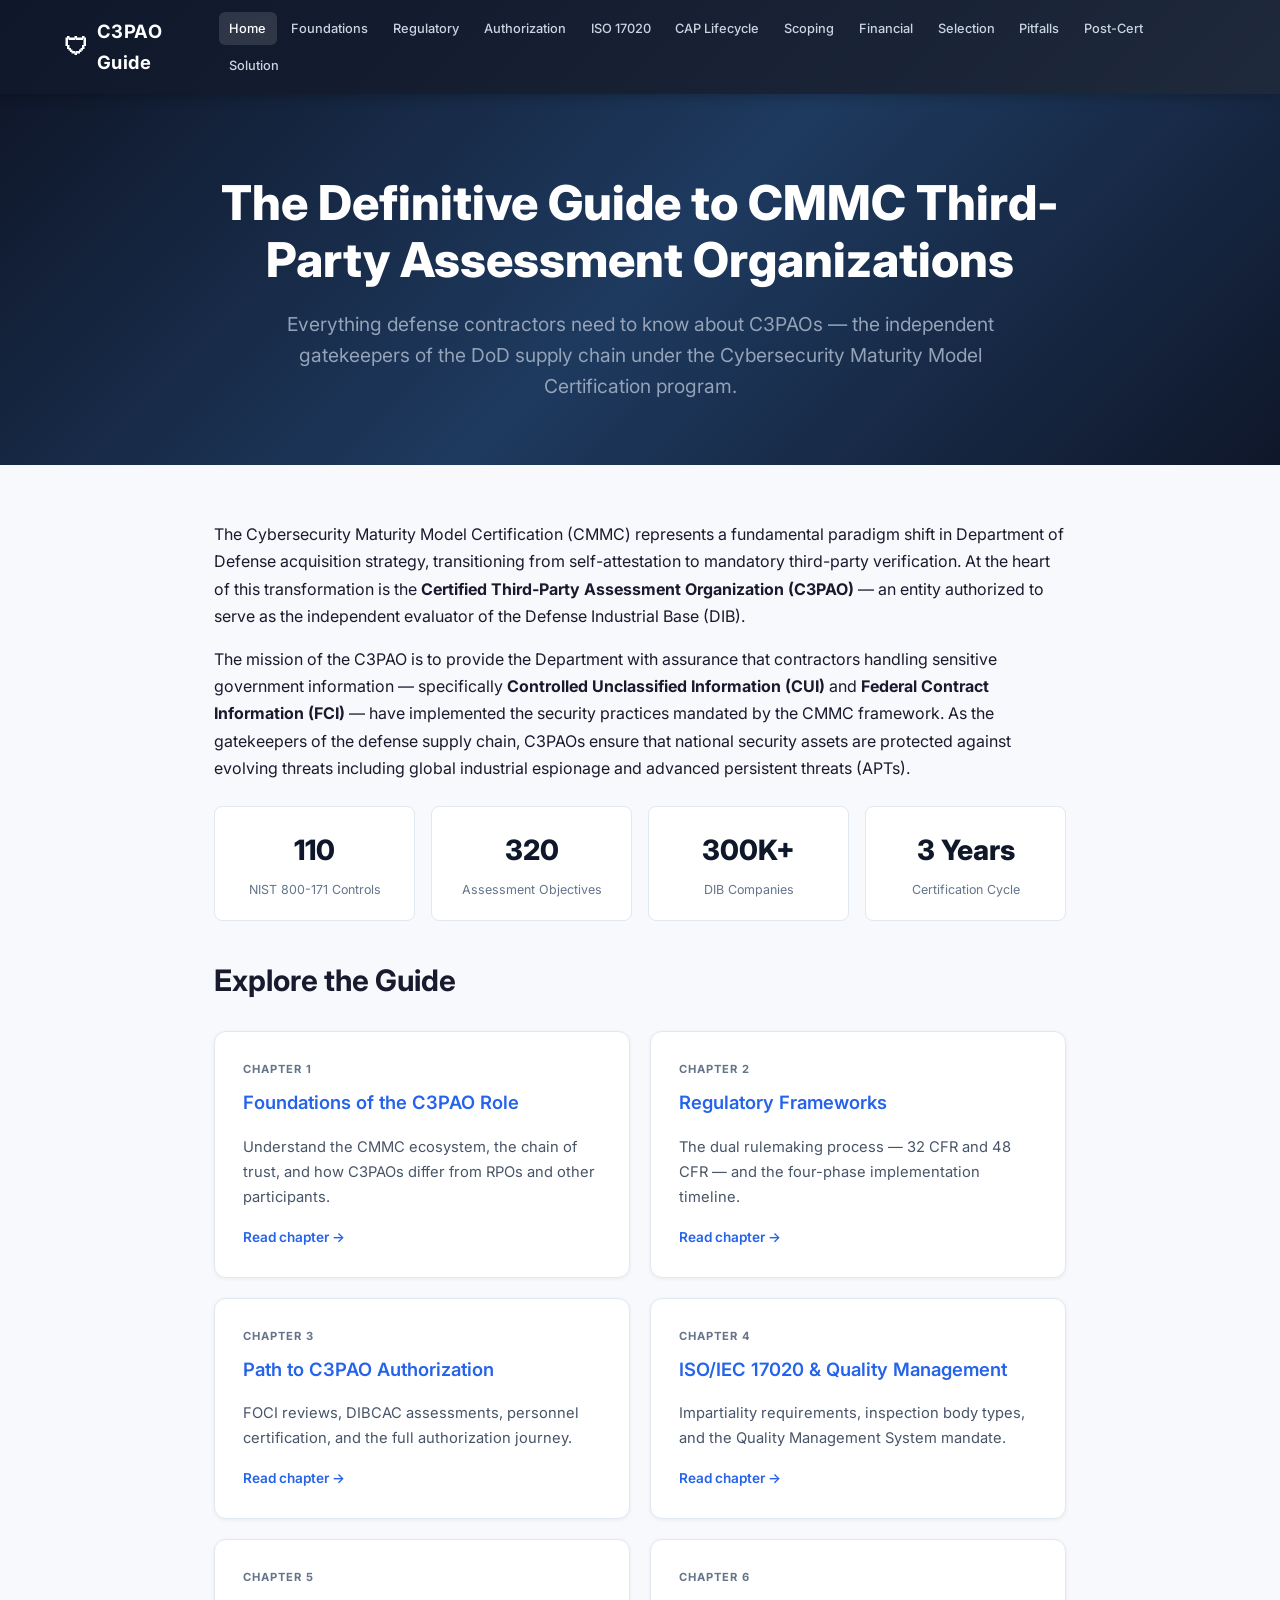
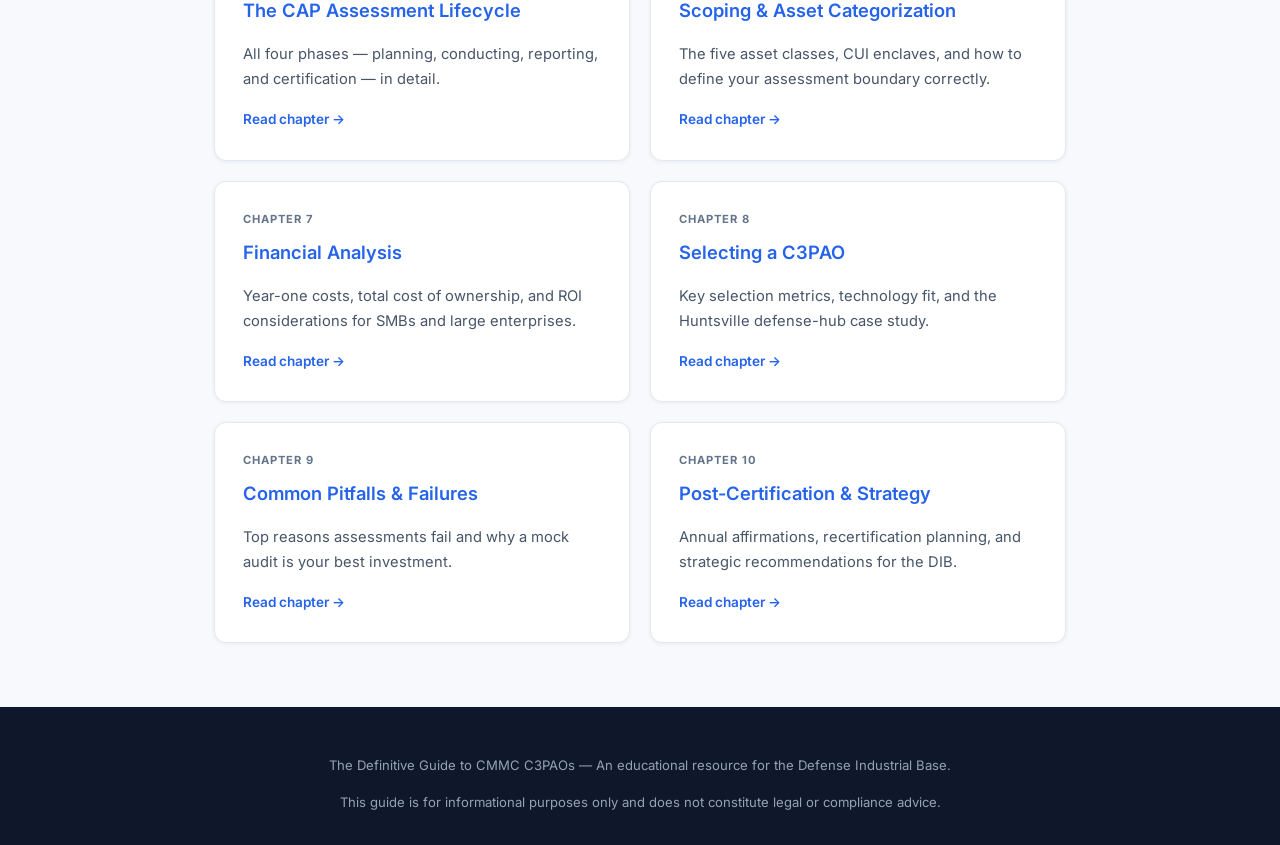
<file: index.html>
<!DOCTYPE html>
<html lang="en">
<head>
  <meta charset="UTF-8">
  <meta name="viewport" content="width=device-width, initial-scale=1.0">
  <title>The Definitive Guide to CMMC C3PAOs</title>
  <meta name="description" content="Comprehensive guide to CMMC Third-Party Assessment Organizations (C3PAOs) — roles, requirements, costs, and certification process for the Defense Industrial Base.">
  <link rel="preconnect" href="https://fonts.googleapis.com">
  <link href="https://fonts.googleapis.com/css2?family=Inter:wght@400;500;600;700;800&display=swap" rel="stylesheet">
  <link rel="stylesheet" href="css/style.css">
</head>
<body>

<header class="site-header">
  <div class="header-inner">
    <div class="logo"><span class="shield">&#128737;</span> <a href="index.html">C3PAO Guide</a></div>
    <button class="nav-toggle" aria-label="Toggle navigation" onclick="document.querySelector('.main-nav').classList.toggle('open')">&#9776;</button>
    <nav class="main-nav">
      <a href="index.html" class="active">Home</a>
      <a href="pages/foundations.html">Foundations</a>
      <a href="pages/regulatory.html">Regulatory</a>
      <a href="pages/authorization.html">Authorization</a>
      <a href="pages/iso-17020.html">ISO 17020</a>
      <a href="pages/cap-lifecycle.html">CAP Lifecycle</a>
      <a href="pages/scoping.html">Scoping</a>
      <a href="pages/financial.html">Financial</a>
      <a href="pages/selection.html">Selection</a>
      <a href="pages/pitfalls.html">Pitfalls</a>
      <a href="pages/post-certification.html">Post-Cert</a>
      <a href="pages/solution.html">Solution</a>
    </nav>
  </div>
</header>

<section class="hero">
  <h1>The Definitive Guide to CMMC Third-Party Assessment Organizations</h1>
  <p class="subtitle">Everything defense contractors need to know about C3PAOs — the independent gatekeepers of the DoD supply chain under the Cybersecurity Maturity Model Certification program.</p>
</section>

<div class="content">
  <p>The Cybersecurity Maturity Model Certification (CMMC) represents a fundamental paradigm shift in Department of Defense acquisition strategy, transitioning from self-attestation to mandatory third-party verification. At the heart of this transformation is the <strong>Certified Third-Party Assessment Organization (C3PAO)</strong> — an entity authorized to serve as the independent evaluator of the Defense Industrial Base (DIB).</p>

  <p>The mission of the C3PAO is to provide the Department with assurance that contractors handling sensitive government information — specifically <strong>Controlled Unclassified Information (CUI)</strong> and <strong>Federal Contract Information (FCI)</strong> — have implemented the security practices mandated by the CMMC framework. As the gatekeepers of the defense supply chain, C3PAOs ensure that national security assets are protected against evolving threats including global industrial espionage and advanced persistent threats (APTs).</p>

  <div class="stat-row">
    <div class="stat-box">
      <div class="big">110</div>
      <div class="label">NIST 800-171 Controls</div>
    </div>
    <div class="stat-box">
      <div class="big">320</div>
      <div class="label">Assessment Objectives</div>
    </div>
    <div class="stat-box">
      <div class="big">300K+</div>
      <div class="label">DIB Companies</div>
    </div>
    <div class="stat-box">
      <div class="big">3 Years</div>
      <div class="label">Certification Cycle</div>
    </div>
  </div>

  <h2>Explore the Guide</h2>

  <div class="card-grid">
    <a class="card" href="pages/foundations.html">
      <div class="num">Chapter 1</div>
      <h3>Foundations of the C3PAO Role</h3>
      <p>Understand the CMMC ecosystem, the chain of trust, and how C3PAOs differ from RPOs and other participants.</p>
      <span class="read-more">Read chapter &rarr;</span>
    </a>
    <a class="card" href="pages/regulatory.html">
      <div class="num">Chapter 2</div>
      <h3>Regulatory Frameworks</h3>
      <p>The dual rulemaking process — 32 CFR and 48 CFR — and the four-phase implementation timeline.</p>
      <span class="read-more">Read chapter &rarr;</span>
    </a>
    <a class="card" href="pages/authorization.html">
      <div class="num">Chapter 3</div>
      <h3>Path to C3PAO Authorization</h3>
      <p>FOCI reviews, DIBCAC assessments, personnel certification, and the full authorization journey.</p>
      <span class="read-more">Read chapter &rarr;</span>
    </a>
    <a class="card" href="pages/iso-17020.html">
      <div class="num">Chapter 4</div>
      <h3>ISO/IEC 17020 &amp; Quality Management</h3>
      <p>Impartiality requirements, inspection body types, and the Quality Management System mandate.</p>
      <span class="read-more">Read chapter &rarr;</span>
    </a>
    <a class="card" href="pages/cap-lifecycle.html">
      <div class="num">Chapter 5</div>
      <h3>The CAP Assessment Lifecycle</h3>
      <p>All four phases — planning, conducting, reporting, and certification — in detail.</p>
      <span class="read-more">Read chapter &rarr;</span>
    </a>
    <a class="card" href="pages/scoping.html">
      <div class="num">Chapter 6</div>
      <h3>Scoping &amp; Asset Categorization</h3>
      <p>The five asset classes, CUI enclaves, and how to define your assessment boundary correctly.</p>
      <span class="read-more">Read chapter &rarr;</span>
    </a>
    <a class="card" href="pages/financial.html">
      <div class="num">Chapter 7</div>
      <h3>Financial Analysis</h3>
      <p>Year-one costs, total cost of ownership, and ROI considerations for SMBs and large enterprises.</p>
      <span class="read-more">Read chapter &rarr;</span>
    </a>
    <a class="card" href="pages/selection.html">
      <div class="num">Chapter 8</div>
      <h3>Selecting a C3PAO</h3>
      <p>Key selection metrics, technology fit, and the Huntsville defense-hub case study.</p>
      <span class="read-more">Read chapter &rarr;</span>
    </a>
    <a class="card" href="pages/pitfalls.html">
      <div class="num">Chapter 9</div>
      <h3>Common Pitfalls &amp; Failures</h3>
      <p>Top reasons assessments fail and why a mock audit is your best investment.</p>
      <span class="read-more">Read chapter &rarr;</span>
    </a>
    <a class="card" href="pages/post-certification.html">
      <div class="num">Chapter 10</div>
      <h3>Post-Certification &amp; Strategy</h3>
      <p>Annual affirmations, recertification planning, and strategic recommendations for the DIB.</p>
      <span class="read-more">Read chapter &rarr;</span>
    </a>
  </div>
</div>

<footer class="site-footer">
  <p>The Definitive Guide to CMMC C3PAOs &mdash; An educational resource for the Defense Industrial Base.</p>
  <p>This guide is for informational purposes only and does not constitute legal or compliance advice.</p>
</footer>

</body>
</html>
</file>
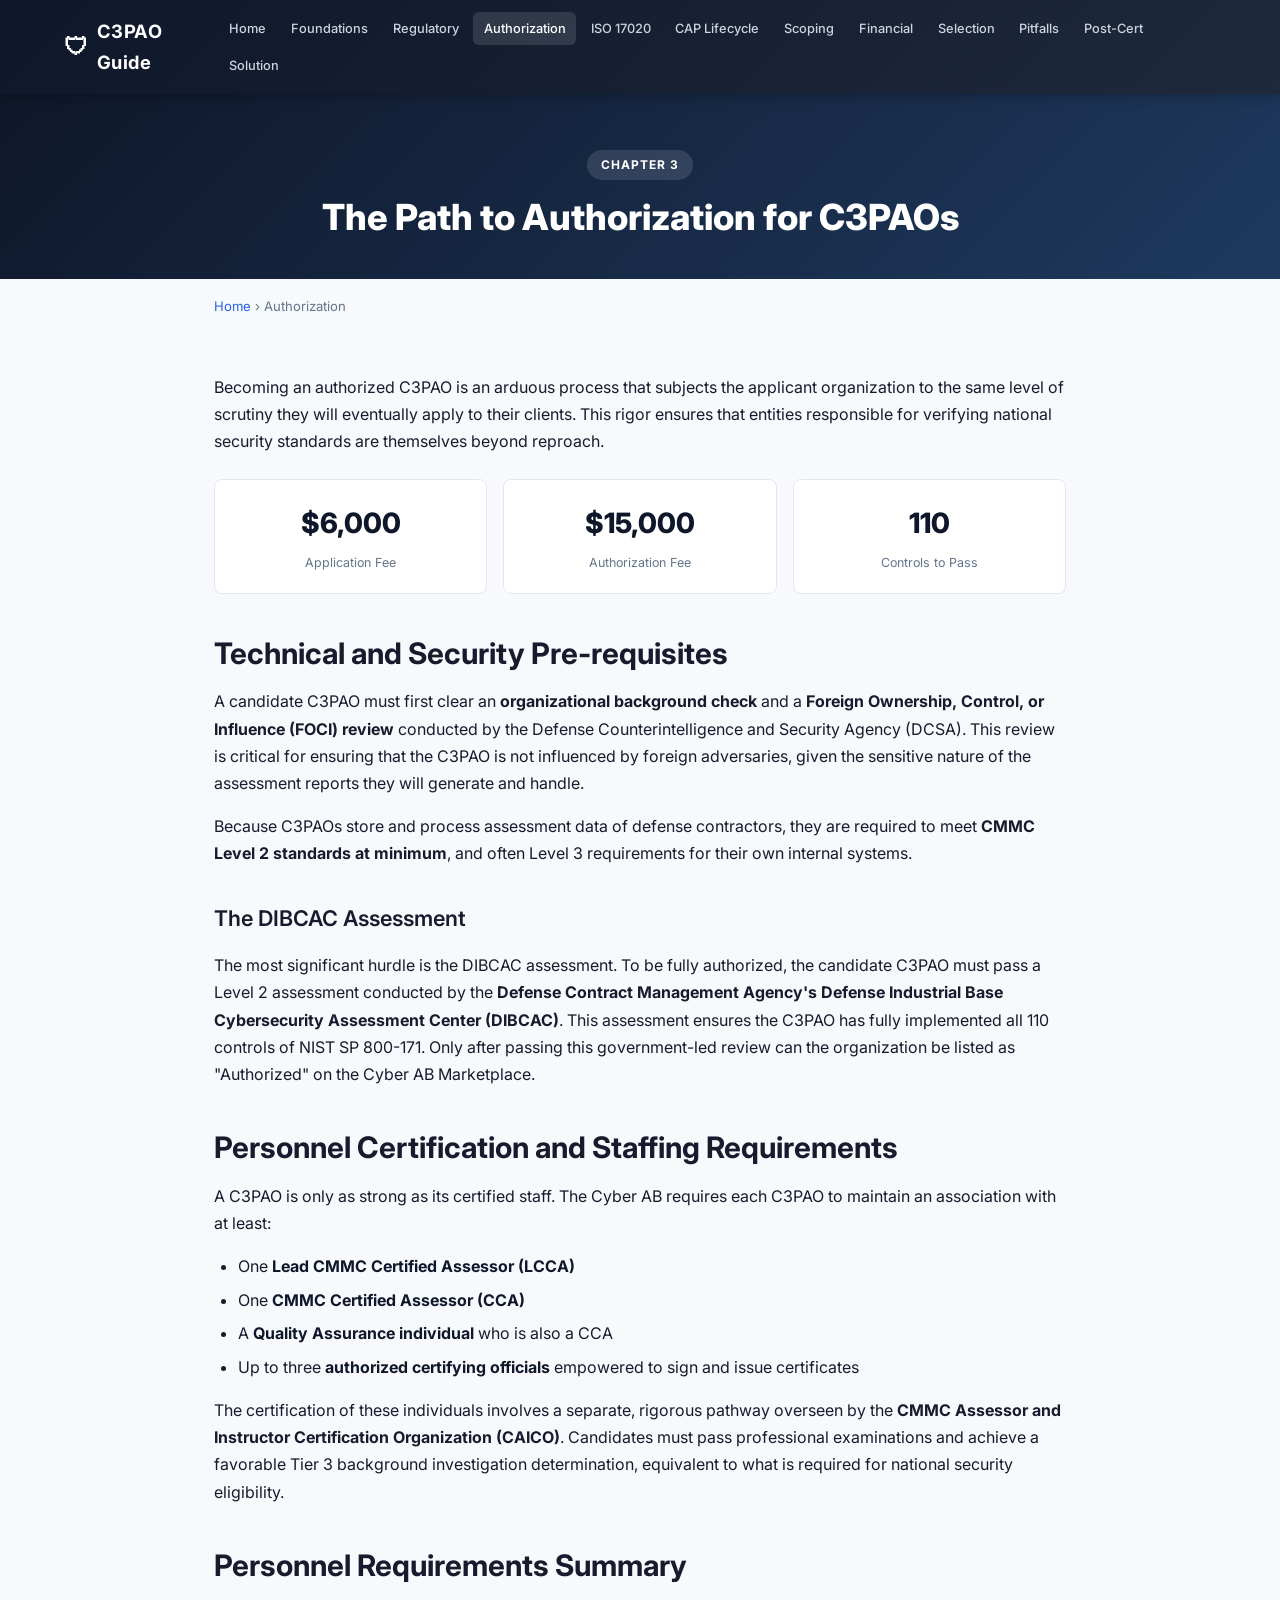
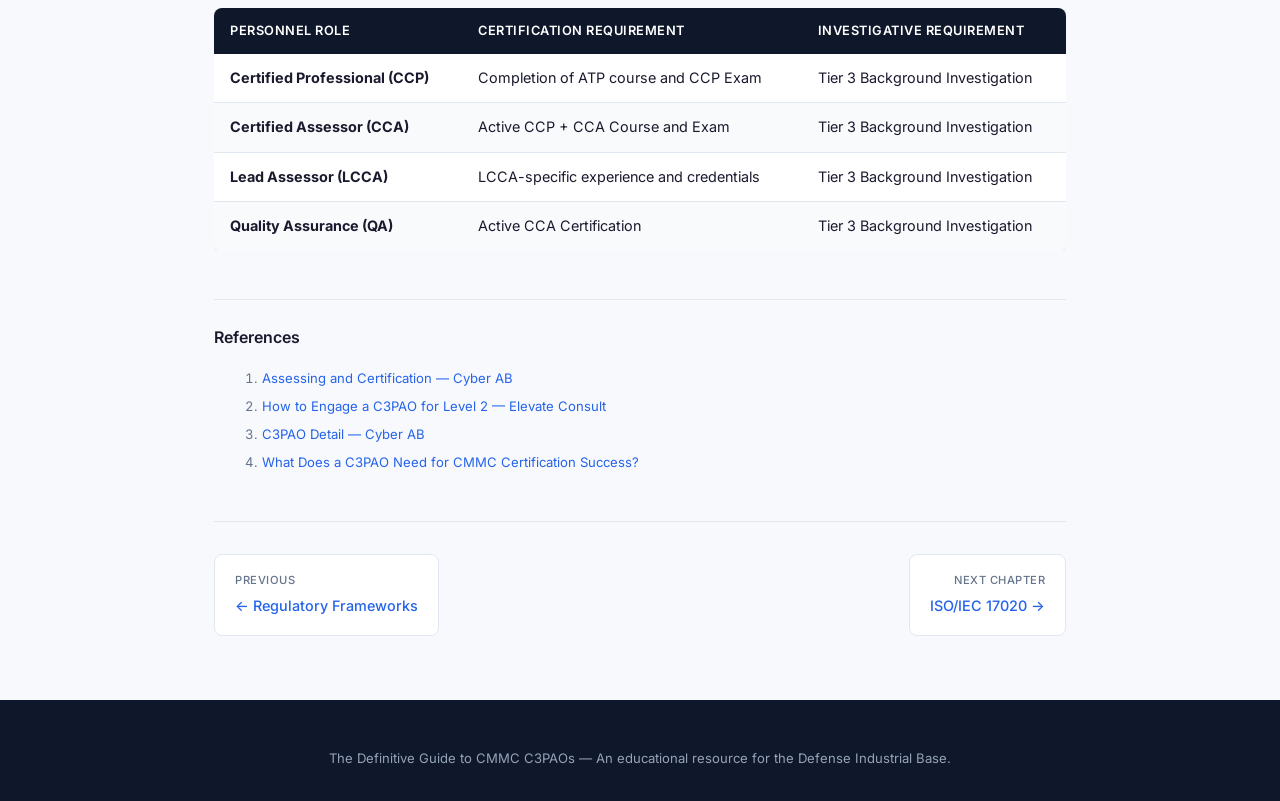
<file: pages/authorization.html>
<!DOCTYPE html>
<html lang="en">
<head>
  <meta charset="UTF-8">
  <meta name="viewport" content="width=device-width, initial-scale=1.0">
  <title>Path to C3PAO Authorization — C3PAO Guide</title>
  <meta name="description" content="The arduous journey to becoming an authorized C3PAO — FOCI reviews, DIBCAC assessments, and personnel certification requirements.">
  <link rel="preconnect" href="https://fonts.googleapis.com">
  <link href="https://fonts.googleapis.com/css2?family=Inter:wght@400;500;600;700;800&display=swap" rel="stylesheet">
  <link rel="stylesheet" href="../css/style.css">
</head>
<body>

<header class="site-header">
  <div class="header-inner">
    <div class="logo"><span class="shield">&#128737;</span> <a href="../index.html">C3PAO Guide</a></div>
    <button class="nav-toggle" aria-label="Toggle navigation" onclick="document.querySelector('.main-nav').classList.toggle('open')">&#9776;</button>
    <nav class="main-nav">
      <a href="../index.html">Home</a>
      <a href="foundations.html">Foundations</a>
      <a href="regulatory.html">Regulatory</a>
      <a href="authorization.html" class="active">Authorization</a>
      <a href="iso-17020.html">ISO 17020</a>
      <a href="cap-lifecycle.html">CAP Lifecycle</a>
      <a href="scoping.html">Scoping</a>
      <a href="financial.html">Financial</a>
      <a href="selection.html">Selection</a>
      <a href="pitfalls.html">Pitfalls</a>
      <a href="post-certification.html">Post-Cert</a>
      <a href="solution.html">Solution</a>
    </nav>
  </div>
</header>

<section class="page-hero">
  <div class="page-num">Chapter 3</div>
  <h1>The Path to Authorization for C3PAOs</h1>
</section>

<div class="breadcrumb"><a href="../index.html">Home</a> &rsaquo; Authorization</div>

<div class="content">
  <p>Becoming an authorized C3PAO is an arduous process that subjects the applicant organization to the same level of scrutiny they will eventually apply to their clients. This rigor ensures that entities responsible for verifying national security standards are themselves beyond reproach.</p>

  <div class="stat-row">
    <div class="stat-box">
      <div class="big">$6,000</div>
      <div class="label">Application Fee</div>
    </div>
    <div class="stat-box">
      <div class="big">$15,000</div>
      <div class="label">Authorization Fee</div>
    </div>
    <div class="stat-box">
      <div class="big">110</div>
      <div class="label">Controls to Pass</div>
    </div>
  </div>

  <h2>Technical and Security Pre-requisites</h2>
  <p>A candidate C3PAO must first clear an <strong>organizational background check</strong> and a <strong>Foreign Ownership, Control, or Influence (FOCI) review</strong> conducted by the Defense Counterintelligence and Security Agency (DCSA). This review is critical for ensuring that the C3PAO is not influenced by foreign adversaries, given the sensitive nature of the assessment reports they will generate and handle.</p>

  <p>Because C3PAOs store and process assessment data of defense contractors, they are required to meet <strong>CMMC Level 2 standards at minimum</strong>, and often Level 3 requirements for their own internal systems.</p>

  <h3>The DIBCAC Assessment</h3>
  <p>The most significant hurdle is the DIBCAC assessment. To be fully authorized, the candidate C3PAO must pass a Level 2 assessment conducted by the <strong>Defense Contract Management Agency's Defense Industrial Base Cybersecurity Assessment Center (DIBCAC)</strong>. This assessment ensures the C3PAO has fully implemented all 110 controls of NIST SP 800-171. Only after passing this government-led review can the organization be listed as "Authorized" on the Cyber AB Marketplace.</p>

  <h2>Personnel Certification and Staffing Requirements</h2>
  <p>A C3PAO is only as strong as its certified staff. The Cyber AB requires each C3PAO to maintain an association with at least:</p>
  <ul>
    <li>One <strong>Lead CMMC Certified Assessor (LCCA)</strong></li>
    <li>One <strong>CMMC Certified Assessor (CCA)</strong></li>
    <li>A <strong>Quality Assurance individual</strong> who is also a CCA</li>
    <li>Up to three <strong>authorized certifying officials</strong> empowered to sign and issue certificates</li>
  </ul>

  <p>The certification of these individuals involves a separate, rigorous pathway overseen by the <strong>CMMC Assessor and Instructor Certification Organization (CAICO)</strong>. Candidates must pass professional examinations and achieve a favorable Tier 3 background investigation determination, equivalent to what is required for national security eligibility.</p>

  <h2>Personnel Requirements Summary</h2>
  <div class="table-wrap">
    <table>
      <thead>
        <tr><th>Personnel Role</th><th>Certification Requirement</th><th>Investigative Requirement</th></tr>
      </thead>
      <tbody>
        <tr><td><strong>Certified Professional (CCP)</strong></td><td>Completion of ATP course and CCP Exam</td><td>Tier 3 Background Investigation</td></tr>
        <tr><td><strong>Certified Assessor (CCA)</strong></td><td>Active CCP + CCA Course and Exam</td><td>Tier 3 Background Investigation</td></tr>
        <tr><td><strong>Lead Assessor (LCCA)</strong></td><td>LCCA-specific experience and credentials</td><td>Tier 3 Background Investigation</td></tr>
        <tr><td><strong>Quality Assurance (QA)</strong></td><td>Active CCA Certification</td><td>Tier 3 Background Investigation</td></tr>
      </tbody>
    </table>
  </div>

  <div class="references">
    <h3>References</h3>
    <ol>
      <li><a href="https://cyberab.org/CMMC-Ecosystem/Ecosystem-Roles/Assessing-and-Certification">Assessing and Certification — Cyber AB</a></li>
      <li><a href="https://elevateconsult.com/insights/cmmc-2-0-certification-how-to-engage-a-c3pao-for-level-2/">How to Engage a C3PAO for Level 2 — Elevate Consult</a></li>
      <li><a href="https://cyberab.org/CMMC-Ecosystem/C3PAO-Detail">C3PAO Detail — Cyber AB</a></li>
      <li><a href="https://healthcareresolutionservices.com/what-does-a-c3pao-need-for-cmmc-certification-success/">What Does a C3PAO Need for CMMC Certification Success?</a></li>
    </ol>
  </div>

  <nav class="page-nav">
    <a href="regulatory.html"><span class="label">Previous</span>&larr; Regulatory Frameworks</a>
    <a class="next" href="iso-17020.html"><span class="label">Next Chapter</span>ISO/IEC 17020 &rarr;</a>
  </nav>
</div>

<footer class="site-footer">
  <p>The Definitive Guide to CMMC C3PAOs &mdash; An educational resource for the Defense Industrial Base.</p>
</footer>

</body>
</html>
</file>
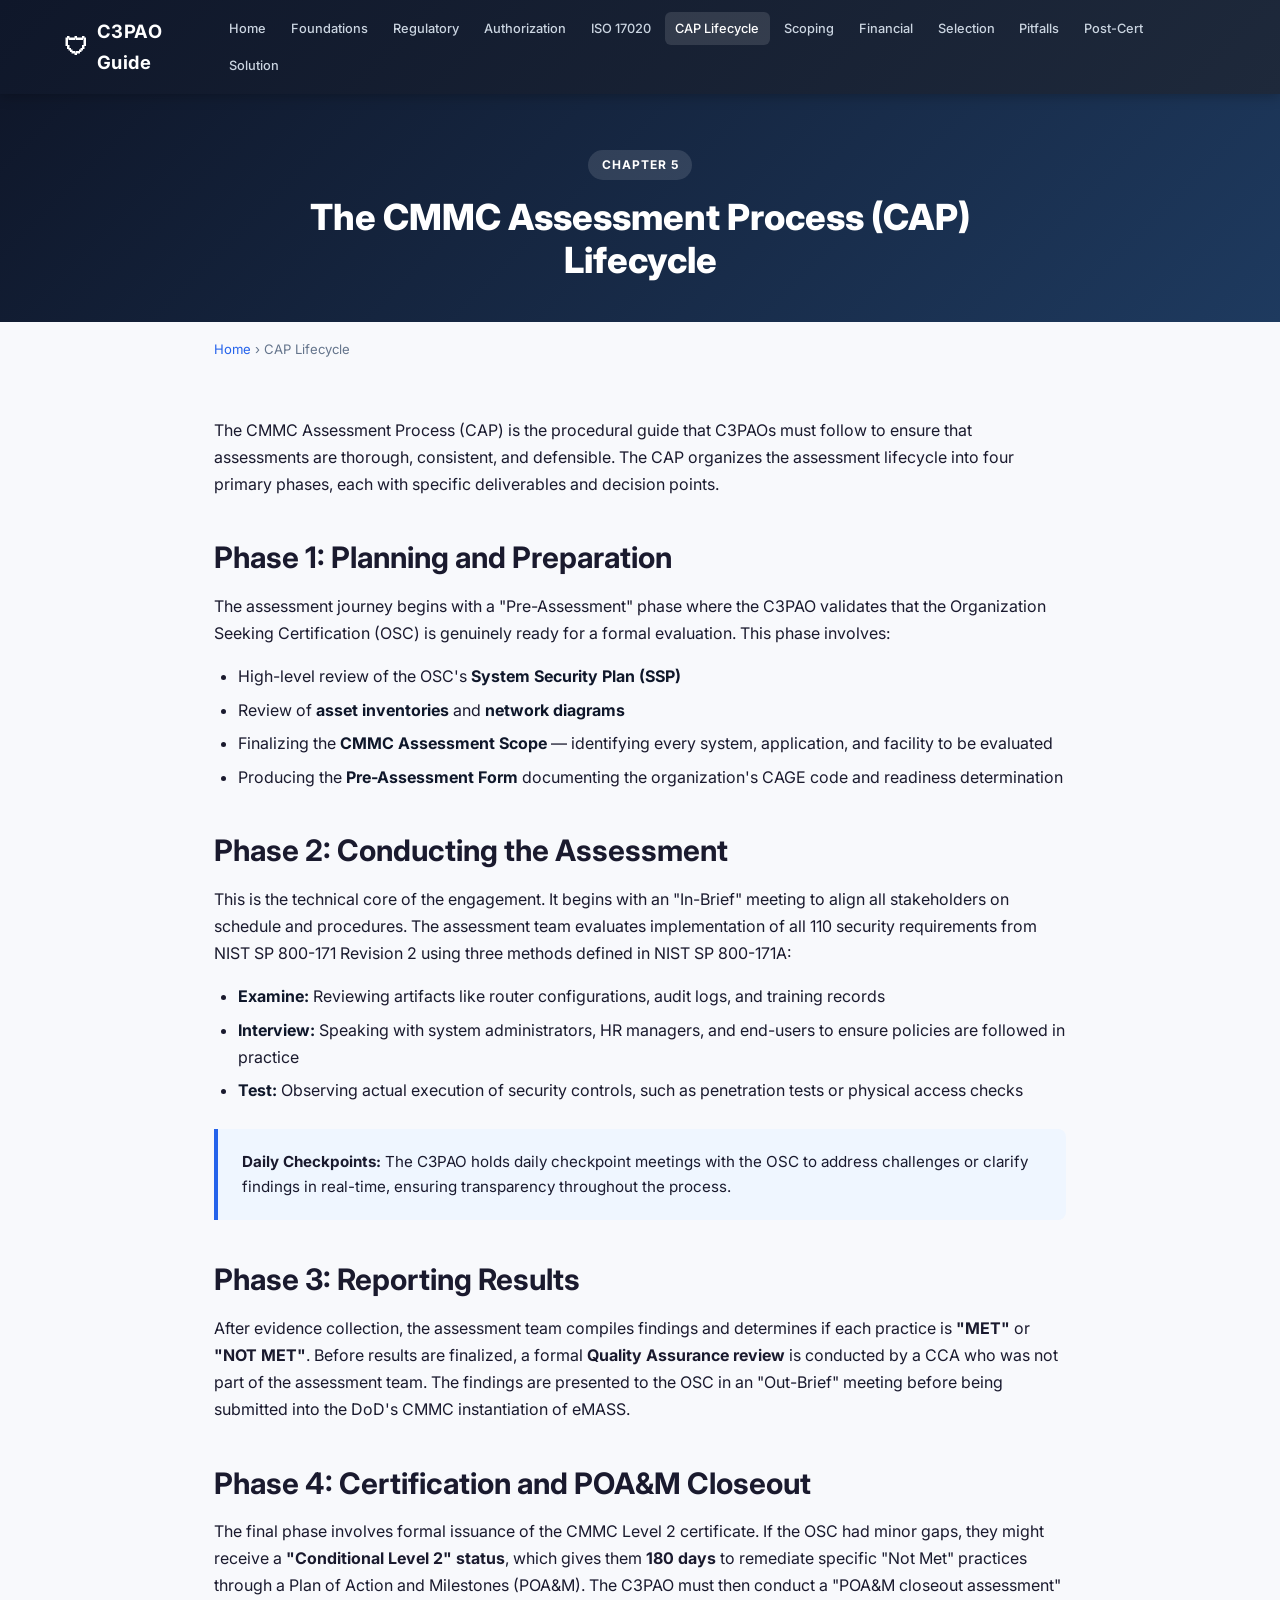
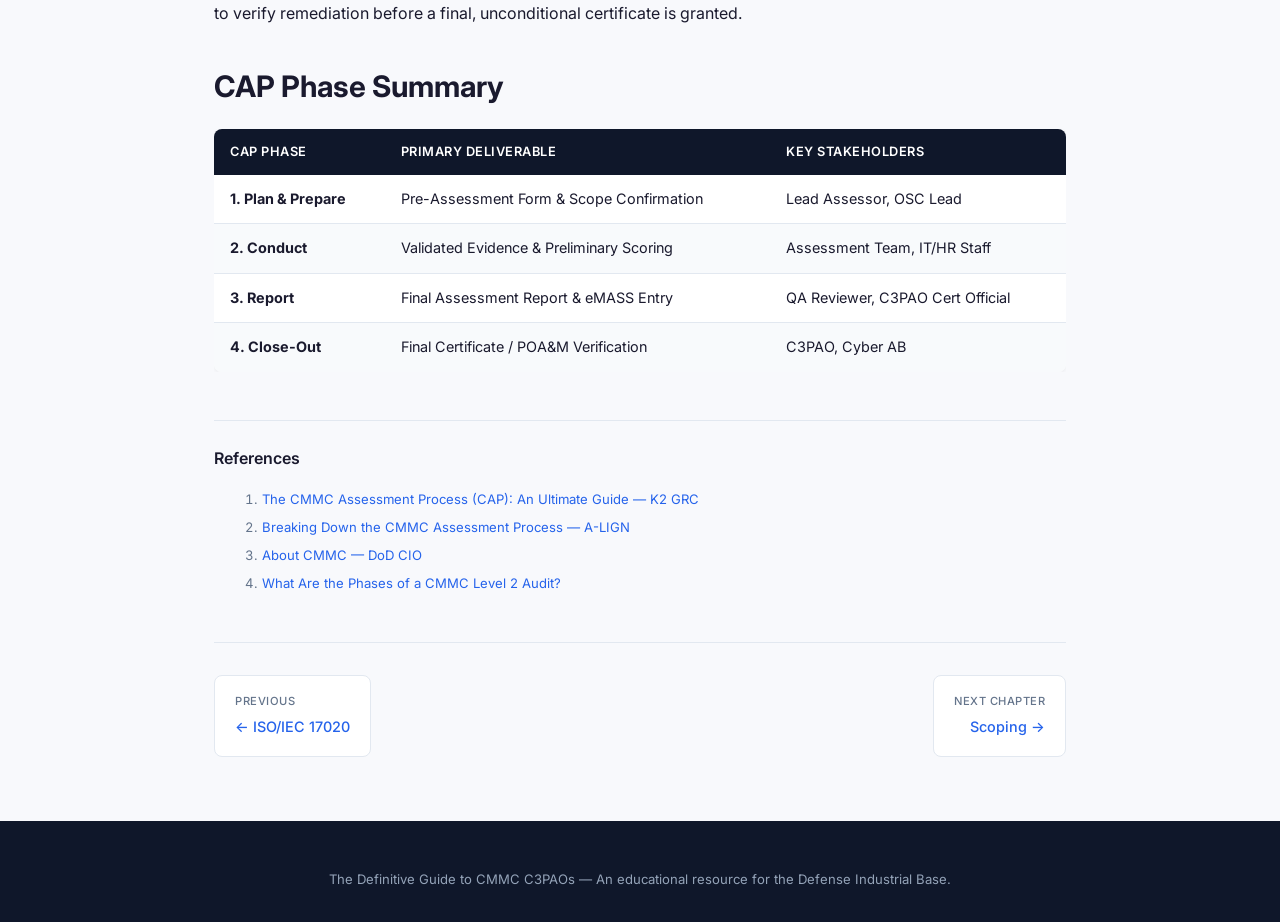
<file: pages/cap-lifecycle.html>
<!DOCTYPE html>
<html lang="en">
<head>
  <meta charset="UTF-8">
  <meta name="viewport" content="width=device-width, initial-scale=1.0">
  <title>The CMMC Assessment Process (CAP) Lifecycle — C3PAO Guide</title>
  <meta name="description" content="The four phases of the CMMC Assessment Process — planning, conducting, reporting, and certification closeout.">
  <link rel="preconnect" href="https://fonts.googleapis.com">
  <link href="https://fonts.googleapis.com/css2?family=Inter:wght@400;500;600;700;800&display=swap" rel="stylesheet">
  <link rel="stylesheet" href="../css/style.css">
</head>
<body>

<header class="site-header">
  <div class="header-inner">
    <div class="logo"><span class="shield">&#128737;</span> <a href="../index.html">C3PAO Guide</a></div>
    <button class="nav-toggle" aria-label="Toggle navigation" onclick="document.querySelector('.main-nav').classList.toggle('open')">&#9776;</button>
    <nav class="main-nav">
      <a href="../index.html">Home</a>
      <a href="foundations.html">Foundations</a>
      <a href="regulatory.html">Regulatory</a>
      <a href="authorization.html">Authorization</a>
      <a href="iso-17020.html">ISO 17020</a>
      <a href="cap-lifecycle.html" class="active">CAP Lifecycle</a>
      <a href="scoping.html">Scoping</a>
      <a href="financial.html">Financial</a>
      <a href="selection.html">Selection</a>
      <a href="pitfalls.html">Pitfalls</a>
      <a href="post-certification.html">Post-Cert</a>
      <a href="solution.html">Solution</a>
    </nav>
  </div>
</header>

<section class="page-hero">
  <div class="page-num">Chapter 5</div>
  <h1>The CMMC Assessment Process (CAP) Lifecycle</h1>
</section>

<div class="breadcrumb"><a href="../index.html">Home</a> &rsaquo; CAP Lifecycle</div>

<div class="content">
  <p>The CMMC Assessment Process (CAP) is the procedural guide that C3PAOs must follow to ensure that assessments are thorough, consistent, and defensible. The CAP organizes the assessment lifecycle into four primary phases, each with specific deliverables and decision points.</p>

  <h2>Phase 1: Planning and Preparation</h2>
  <p>The assessment journey begins with a "Pre-Assessment" phase where the C3PAO validates that the Organization Seeking Certification (OSC) is genuinely ready for a formal evaluation. This phase involves:</p>
  <ul>
    <li>High-level review of the OSC's <strong>System Security Plan (SSP)</strong></li>
    <li>Review of <strong>asset inventories</strong> and <strong>network diagrams</strong></li>
    <li>Finalizing the <strong>CMMC Assessment Scope</strong> — identifying every system, application, and facility to be evaluated</li>
    <li>Producing the <strong>Pre-Assessment Form</strong> documenting the organization's CAGE code and readiness determination</li>
  </ul>

  <h2>Phase 2: Conducting the Assessment</h2>
  <p>This is the technical core of the engagement. It begins with an "In-Brief" meeting to align all stakeholders on schedule and procedures. The assessment team evaluates implementation of all 110 security requirements from NIST SP 800-171 Revision 2 using three methods defined in NIST SP 800-171A:</p>

  <ul>
    <li><strong>Examine:</strong> Reviewing artifacts like router configurations, audit logs, and training records</li>
    <li><strong>Interview:</strong> Speaking with system administrators, HR managers, and end-users to ensure policies are followed in practice</li>
    <li><strong>Test:</strong> Observing actual execution of security controls, such as penetration tests or physical access checks</li>
  </ul>

  <div class="callout">
    <strong>Daily Checkpoints:</strong> The C3PAO holds daily checkpoint meetings with the OSC to address challenges or clarify findings in real-time, ensuring transparency throughout the process.
  </div>

  <h2>Phase 3: Reporting Results</h2>
  <p>After evidence collection, the assessment team compiles findings and determines if each practice is <strong>"MET"</strong> or <strong>"NOT MET"</strong>. Before results are finalized, a formal <strong>Quality Assurance review</strong> is conducted by a CCA who was not part of the assessment team. The findings are presented to the OSC in an "Out-Brief" meeting before being submitted into the DoD's CMMC instantiation of eMASS.</p>

  <h2>Phase 4: Certification and POA&amp;M Closeout</h2>
  <p>The final phase involves formal issuance of the CMMC Level 2 certificate. If the OSC had minor gaps, they might receive a <strong>"Conditional Level 2" status</strong>, which gives them <strong>180 days</strong> to remediate specific "Not Met" practices through a Plan of Action and Milestones (POA&amp;M). The C3PAO must then conduct a "POA&amp;M closeout assessment" to verify remediation before a final, unconditional certificate is granted.</p>

  <h2>CAP Phase Summary</h2>
  <div class="table-wrap">
    <table>
      <thead>
        <tr><th>CAP Phase</th><th>Primary Deliverable</th><th>Key Stakeholders</th></tr>
      </thead>
      <tbody>
        <tr><td><strong>1. Plan &amp; Prepare</strong></td><td>Pre-Assessment Form &amp; Scope Confirmation</td><td>Lead Assessor, OSC Lead</td></tr>
        <tr><td><strong>2. Conduct</strong></td><td>Validated Evidence &amp; Preliminary Scoring</td><td>Assessment Team, IT/HR Staff</td></tr>
        <tr><td><strong>3. Report</strong></td><td>Final Assessment Report &amp; eMASS Entry</td><td>QA Reviewer, C3PAO Cert Official</td></tr>
        <tr><td><strong>4. Close-Out</strong></td><td>Final Certificate / POA&amp;M Verification</td><td>C3PAO, Cyber AB</td></tr>
      </tbody>
    </table>
  </div>

  <div class="references">
    <h3>References</h3>
    <ol>
      <li><a href="https://www.k2grc.com/blog/cmmc-assessment-process-cap">The CMMC Assessment Process (CAP): An Ultimate Guide — K2 GRC</a></li>
      <li><a href="https://www.a-lign.com/articles/cmmc-assessment-process">Breaking Down the CMMC Assessment Process — A-LIGN</a></li>
      <li><a href="https://dodcio.defense.gov/cmmc/About/">About CMMC — DoD CIO</a></li>
      <li><a href="https://www.corp-infotech.com/blog/phases-of-a-cmmc-level-2-audit">What Are the Phases of a CMMC Level 2 Audit?</a></li>
    </ol>
  </div>

  <nav class="page-nav">
    <a href="iso-17020.html"><span class="label">Previous</span>&larr; ISO/IEC 17020</a>
    <a class="next" href="scoping.html"><span class="label">Next Chapter</span>Scoping &rarr;</a>
  </nav>
</div>

<footer class="site-footer">
  <p>The Definitive Guide to CMMC C3PAOs &mdash; An educational resource for the Defense Industrial Base.</p>
</footer>

</body>
</html>
</file>
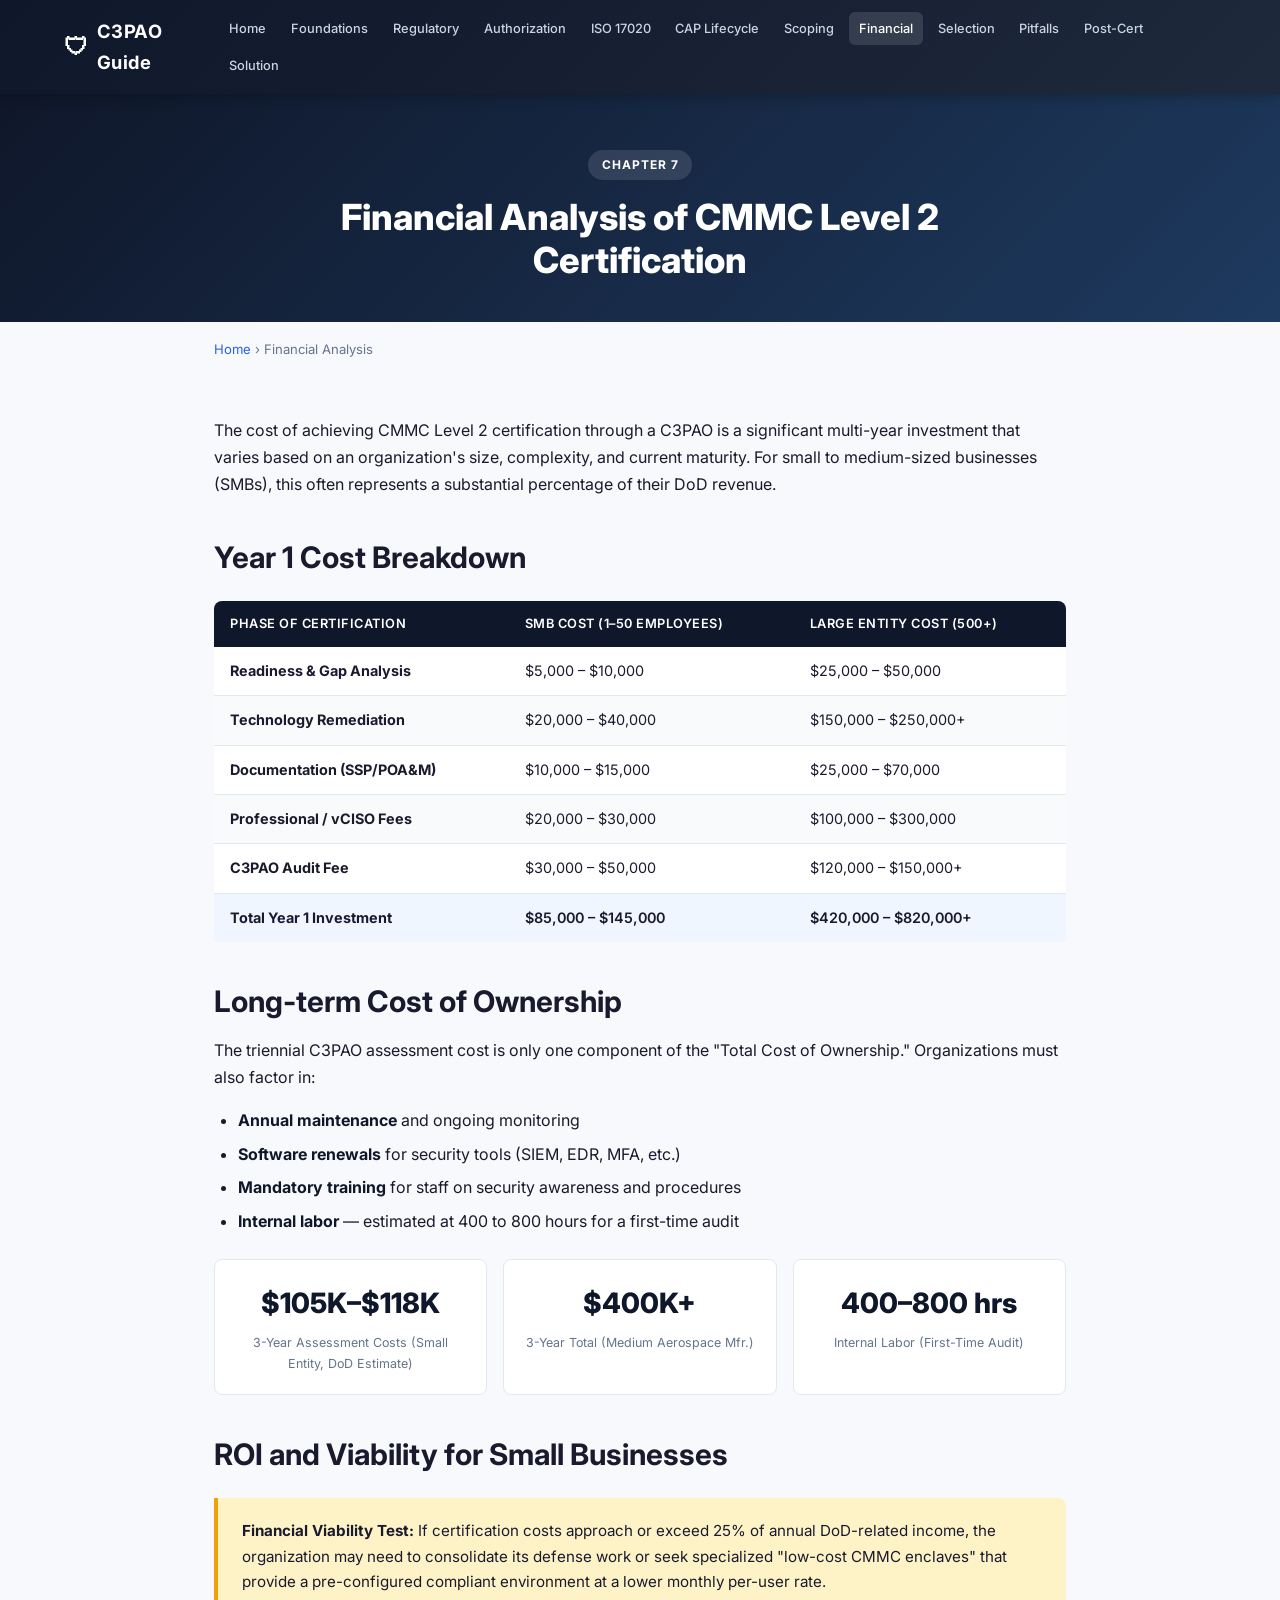
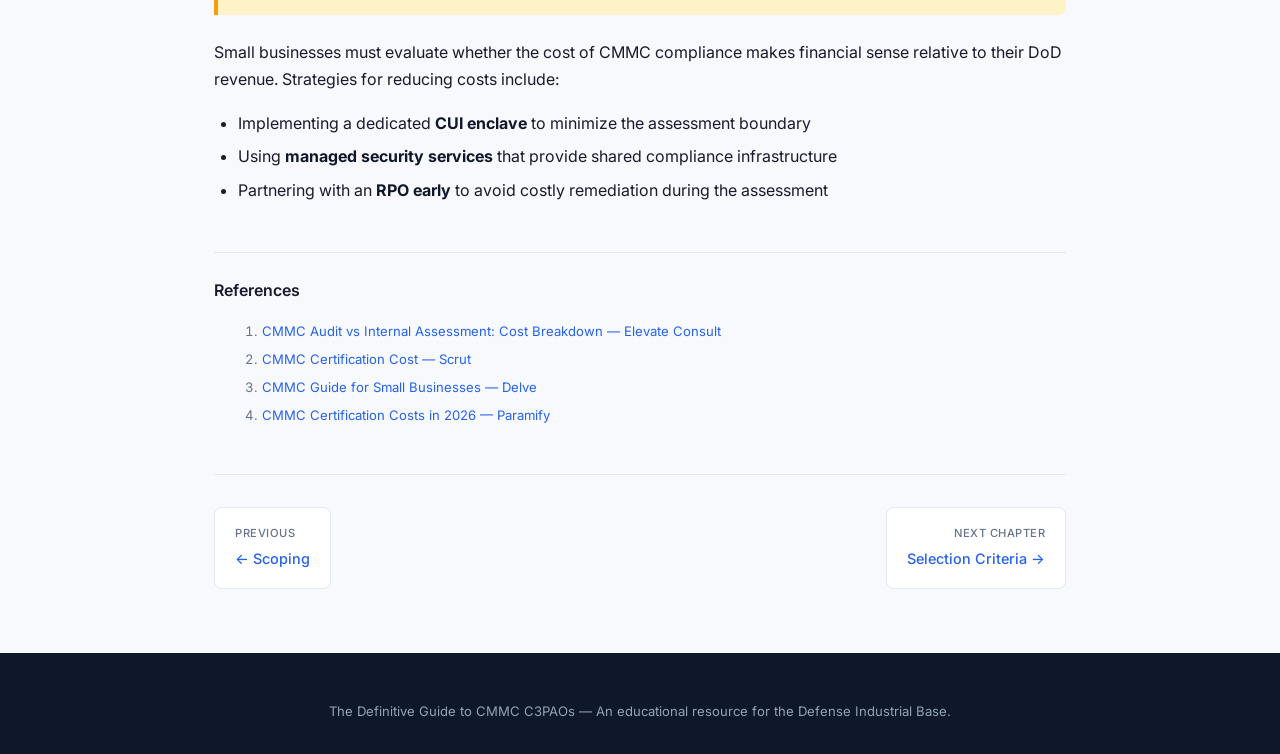
<file: pages/financial.html>
<!DOCTYPE html>
<html lang="en">
<head>
  <meta charset="UTF-8">
  <meta name="viewport" content="width=device-width, initial-scale=1.0">
  <title>Financial Analysis of CMMC Level 2 Certification — C3PAO Guide</title>
  <meta name="description" content="Detailed cost breakdown for CMMC Level 2 certification — year-one investment, total cost of ownership, and ROI analysis for SMBs and large enterprises.">
  <link rel="preconnect" href="https://fonts.googleapis.com">
  <link href="https://fonts.googleapis.com/css2?family=Inter:wght@400;500;600;700;800&display=swap" rel="stylesheet">
  <link rel="stylesheet" href="../css/style.css">
</head>
<body>

<header class="site-header">
  <div class="header-inner">
    <div class="logo"><span class="shield">&#128737;</span> <a href="../index.html">C3PAO Guide</a></div>
    <button class="nav-toggle" aria-label="Toggle navigation" onclick="document.querySelector('.main-nav').classList.toggle('open')">&#9776;</button>
    <nav class="main-nav">
      <a href="../index.html">Home</a>
      <a href="foundations.html">Foundations</a>
      <a href="regulatory.html">Regulatory</a>
      <a href="authorization.html">Authorization</a>
      <a href="iso-17020.html">ISO 17020</a>
      <a href="cap-lifecycle.html">CAP Lifecycle</a>
      <a href="scoping.html">Scoping</a>
      <a href="financial.html" class="active">Financial</a>
      <a href="selection.html">Selection</a>
      <a href="pitfalls.html">Pitfalls</a>
      <a href="post-certification.html">Post-Cert</a>
      <a href="solution.html">Solution</a>
    </nav>
  </div>
</header>

<section class="page-hero">
  <div class="page-num">Chapter 7</div>
  <h1>Financial Analysis of CMMC Level 2 Certification</h1>
</section>

<div class="breadcrumb"><a href="../index.html">Home</a> &rsaquo; Financial Analysis</div>

<div class="content">
  <p>The cost of achieving CMMC Level 2 certification through a C3PAO is a significant multi-year investment that varies based on an organization's size, complexity, and current maturity. For small to medium-sized businesses (SMBs), this often represents a substantial percentage of their DoD revenue.</p>

  <h2>Year 1 Cost Breakdown</h2>
  <div class="table-wrap">
    <table>
      <thead>
        <tr><th>Phase of Certification</th><th>SMB Cost (1–50 Employees)</th><th>Large Entity Cost (500+)</th></tr>
      </thead>
      <tbody>
        <tr><td><strong>Readiness &amp; Gap Analysis</strong></td><td>$5,000 – $10,000</td><td>$25,000 – $50,000</td></tr>
        <tr><td><strong>Technology Remediation</strong></td><td>$20,000 – $40,000</td><td>$150,000 – $250,000+</td></tr>
        <tr><td><strong>Documentation (SSP/POA&amp;M)</strong></td><td>$10,000 – $15,000</td><td>$25,000 – $70,000</td></tr>
        <tr><td><strong>Professional / vCISO Fees</strong></td><td>$20,000 – $30,000</td><td>$100,000 – $300,000</td></tr>
        <tr><td><strong>C3PAO Audit Fee</strong></td><td>$30,000 – $50,000</td><td>$120,000 – $150,000+</td></tr>
        <tr style="background: #eff6ff; font-weight: 600;"><td><strong>Total Year 1 Investment</strong></td><td>$85,000 – $145,000</td><td>$420,000 – $820,000+</td></tr>
      </tbody>
    </table>
  </div>

  <h2>Long-term Cost of Ownership</h2>
  <p>The triennial C3PAO assessment cost is only one component of the "Total Cost of Ownership." Organizations must also factor in:</p>
  <ul>
    <li><strong>Annual maintenance</strong> and ongoing monitoring</li>
    <li><strong>Software renewals</strong> for security tools (SIEM, EDR, MFA, etc.)</li>
    <li><strong>Mandatory training</strong> for staff on security awareness and procedures</li>
    <li><strong>Internal labor</strong> — estimated at 400 to 800 hours for a first-time audit</li>
  </ul>

  <div class="stat-row">
    <div class="stat-box">
      <div class="big">$105K–$118K</div>
      <div class="label">3-Year Assessment Costs (Small Entity, DoD Estimate)</div>
    </div>
    <div class="stat-box">
      <div class="big">$400K+</div>
      <div class="label">3-Year Total (Medium Aerospace Mfr.)</div>
    </div>
    <div class="stat-box">
      <div class="big">400–800 hrs</div>
      <div class="label">Internal Labor (First-Time Audit)</div>
    </div>
  </div>

  <h2>ROI and Viability for Small Businesses</h2>
  <div class="callout warning">
    <strong>Financial Viability Test:</strong> If certification costs approach or exceed 25% of annual DoD-related income, the organization may need to consolidate its defense work or seek specialized "low-cost CMMC enclaves" that provide a pre-configured compliant environment at a lower monthly per-user rate.
  </div>
  <p>Small businesses must evaluate whether the cost of CMMC compliance makes financial sense relative to their DoD revenue. Strategies for reducing costs include:</p>
  <ul>
    <li>Implementing a dedicated <strong>CUI enclave</strong> to minimize the assessment boundary</li>
    <li>Using <strong>managed security services</strong> that provide shared compliance infrastructure</li>
    <li>Partnering with an <strong>RPO early</strong> to avoid costly remediation during the assessment</li>
  </ul>

  <div class="references">
    <h3>References</h3>
    <ol>
      <li><a href="https://elevateconsult.com/insights/cmmc-audit-vs-internal-assessment-cost-breakdown-and-timeline-comparison-for-2026/">CMMC Audit vs Internal Assessment: Cost Breakdown — Elevate Consult</a></li>
      <li><a href="https://www.scrut.io/hub/cmmc/certification-cost">CMMC Certification Cost — Scrut</a></li>
      <li><a href="https://delve.co/learn/cmmc/cmmc-guide-for-small-businesses">CMMC Guide for Small Businesses — Delve</a></li>
      <li><a href="https://www.paramify.com/blog/cmmc-cost">CMMC Certification Costs in 2026 — Paramify</a></li>
    </ol>
  </div>

  <nav class="page-nav">
    <a href="scoping.html"><span class="label">Previous</span>&larr; Scoping</a>
    <a class="next" href="selection.html"><span class="label">Next Chapter</span>Selection Criteria &rarr;</a>
  </nav>
</div>

<footer class="site-footer">
  <p>The Definitive Guide to CMMC C3PAOs &mdash; An educational resource for the Defense Industrial Base.</p>
</footer>

</body>
</html>
</file>
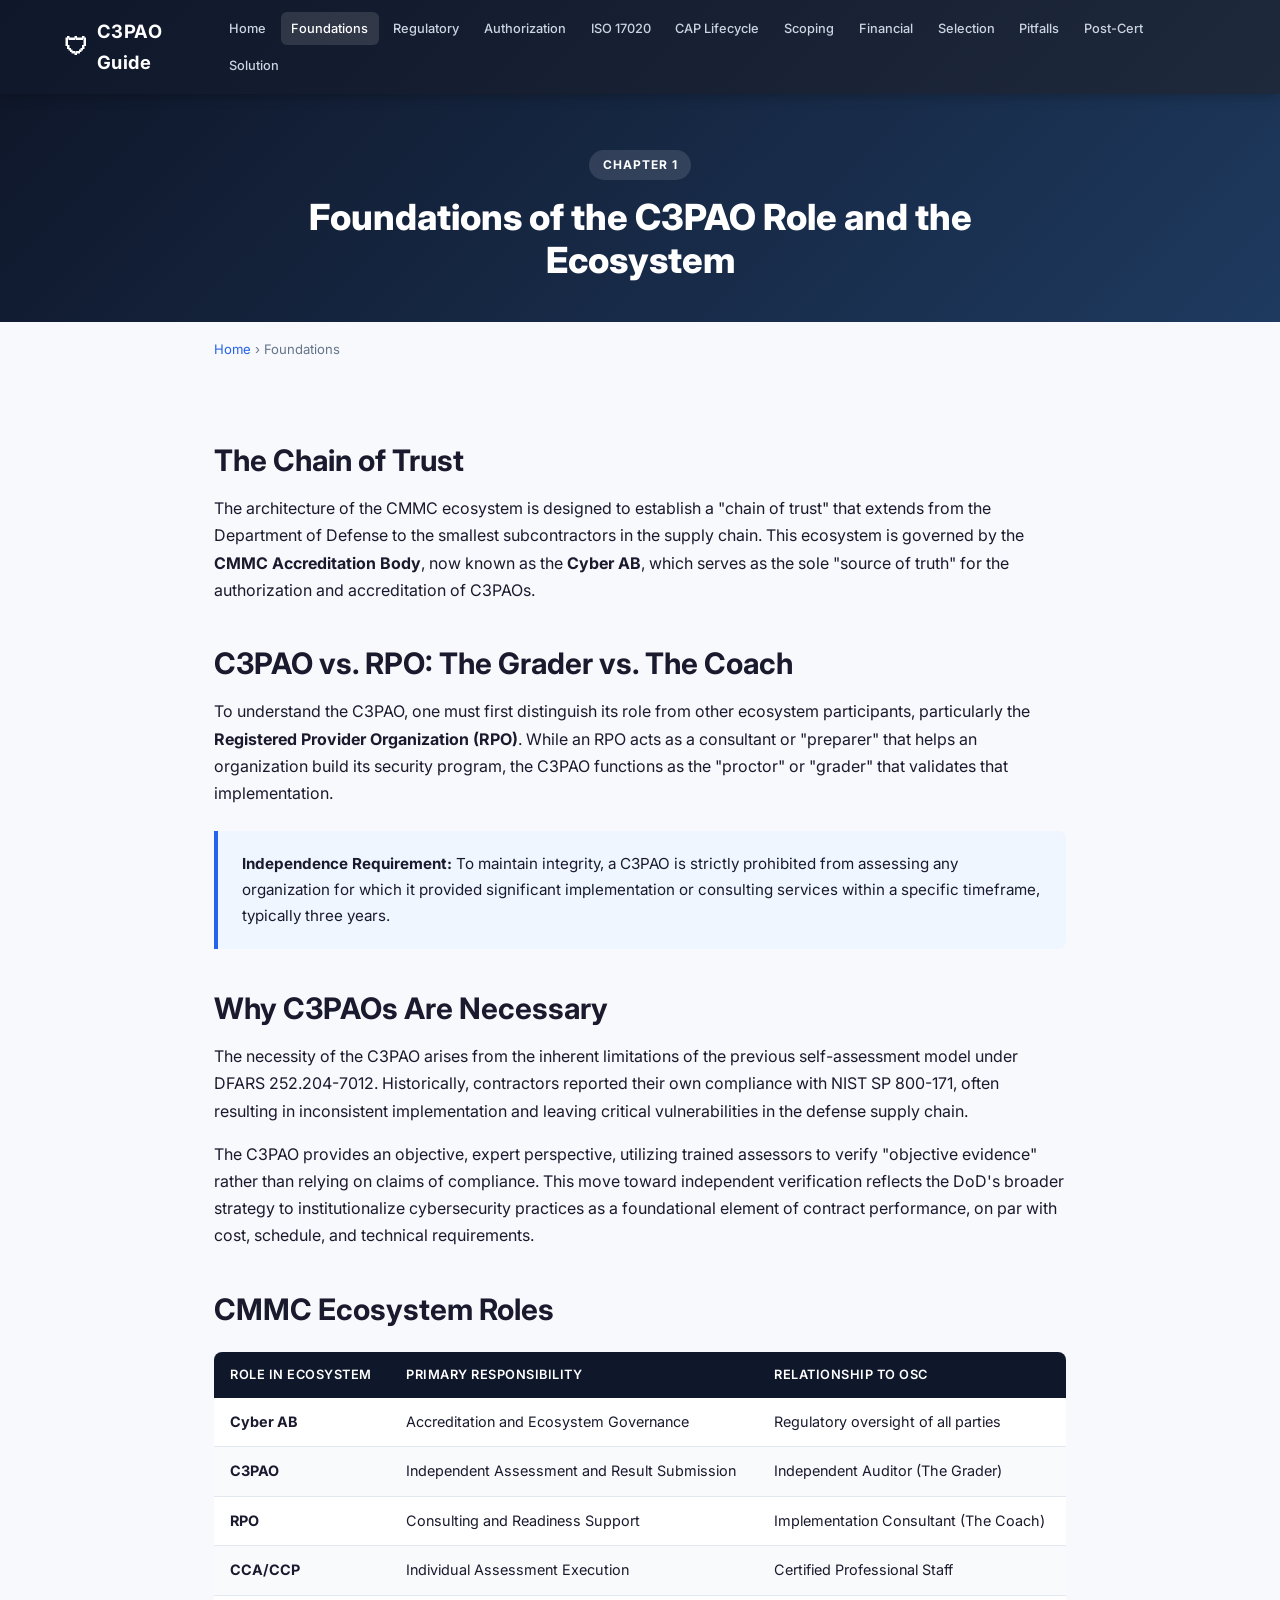
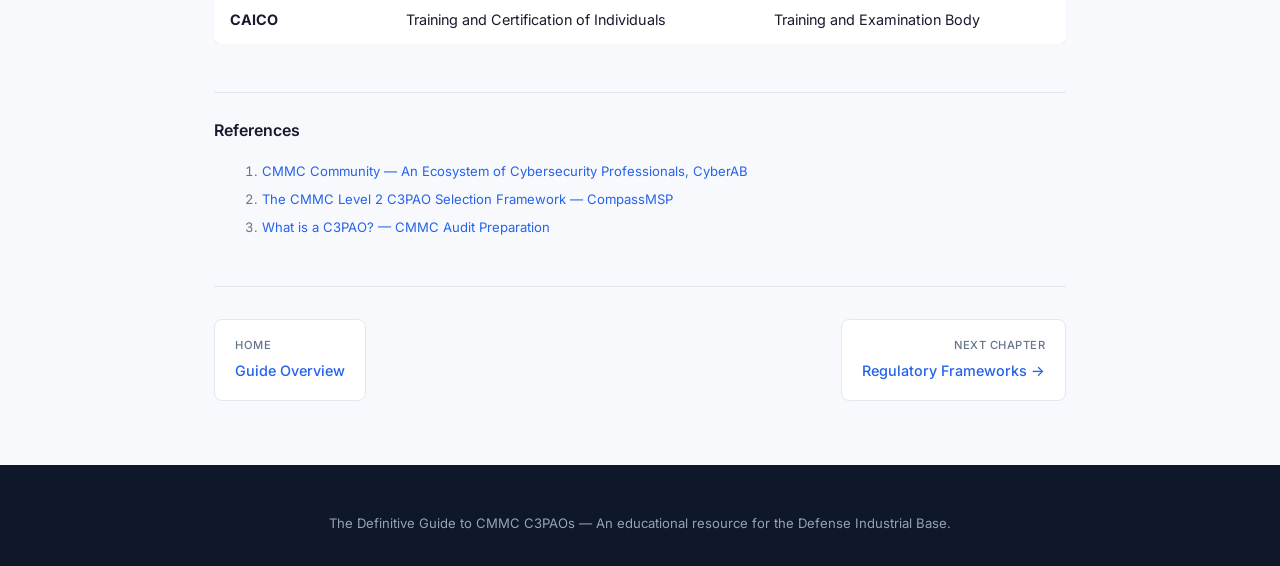
<file: pages/foundations.html>
<!DOCTYPE html>
<html lang="en">
<head>
  <meta charset="UTF-8">
  <meta name="viewport" content="width=device-width, initial-scale=1.0">
  <title>Foundations of the C3PAO Role — C3PAO Guide</title>
  <meta name="description" content="Understanding the CMMC ecosystem architecture, chain of trust, and the distinct roles of C3PAOs, RPOs, and other participants.">
  <link rel="preconnect" href="https://fonts.googleapis.com">
  <link href="https://fonts.googleapis.com/css2?family=Inter:wght@400;500;600;700;800&display=swap" rel="stylesheet">
  <link rel="stylesheet" href="../css/style.css">
</head>
<body>

<header class="site-header">
  <div class="header-inner">
    <div class="logo"><span class="shield">&#128737;</span> <a href="../index.html">C3PAO Guide</a></div>
    <button class="nav-toggle" aria-label="Toggle navigation" onclick="document.querySelector('.main-nav').classList.toggle('open')">&#9776;</button>
    <nav class="main-nav">
      <a href="../index.html">Home</a>
      <a href="foundations.html" class="active">Foundations</a>
      <a href="regulatory.html">Regulatory</a>
      <a href="authorization.html">Authorization</a>
      <a href="iso-17020.html">ISO 17020</a>
      <a href="cap-lifecycle.html">CAP Lifecycle</a>
      <a href="scoping.html">Scoping</a>
      <a href="financial.html">Financial</a>
      <a href="selection.html">Selection</a>
      <a href="pitfalls.html">Pitfalls</a>
      <a href="post-certification.html">Post-Cert</a>
      <a href="solution.html">Solution</a>
    </nav>
  </div>
</header>

<section class="page-hero">
  <div class="page-num">Chapter 1</div>
  <h1>Foundations of the C3PAO Role and the Ecosystem</h1>
</section>

<div class="breadcrumb"><a href="../index.html">Home</a> &rsaquo; Foundations</div>

<div class="content">
  <h2>The Chain of Trust</h2>
  <p>The architecture of the CMMC ecosystem is designed to establish a "chain of trust" that extends from the Department of Defense to the smallest subcontractors in the supply chain. This ecosystem is governed by the <strong>CMMC Accreditation Body</strong>, now known as the <strong>Cyber AB</strong>, which serves as the sole "source of truth" for the authorization and accreditation of C3PAOs.</p>

  <h2>C3PAO vs. RPO: The Grader vs. The Coach</h2>
  <p>To understand the C3PAO, one must first distinguish its role from other ecosystem participants, particularly the <strong>Registered Provider Organization (RPO)</strong>. While an RPO acts as a consultant or "preparer" that helps an organization build its security program, the C3PAO functions as the "proctor" or "grader" that validates that implementation.</p>

  <div class="callout">
    <strong>Independence Requirement:</strong> To maintain integrity, a C3PAO is strictly prohibited from assessing any organization for which it provided significant implementation or consulting services within a specific timeframe, typically three years.
  </div>

  <h2>Why C3PAOs Are Necessary</h2>
  <p>The necessity of the C3PAO arises from the inherent limitations of the previous self-assessment model under DFARS 252.204-7012. Historically, contractors reported their own compliance with NIST SP 800-171, often resulting in inconsistent implementation and leaving critical vulnerabilities in the defense supply chain.</p>
  <p>The C3PAO provides an objective, expert perspective, utilizing trained assessors to verify "objective evidence" rather than relying on claims of compliance. This move toward independent verification reflects the DoD's broader strategy to institutionalize cybersecurity practices as a foundational element of contract performance, on par with cost, schedule, and technical requirements.</p>

  <h2>CMMC Ecosystem Roles</h2>
  <div class="table-wrap">
    <table>
      <thead>
        <tr><th>Role in Ecosystem</th><th>Primary Responsibility</th><th>Relationship to OSC</th></tr>
      </thead>
      <tbody>
        <tr><td><strong>Cyber AB</strong></td><td>Accreditation and Ecosystem Governance</td><td>Regulatory oversight of all parties</td></tr>
        <tr><td><strong>C3PAO</strong></td><td>Independent Assessment and Result Submission</td><td>Independent Auditor (The Grader)</td></tr>
        <tr><td><strong>RPO</strong></td><td>Consulting and Readiness Support</td><td>Implementation Consultant (The Coach)</td></tr>
        <tr><td><strong>CCA/CCP</strong></td><td>Individual Assessment Execution</td><td>Certified Professional Staff</td></tr>
        <tr><td><strong>CAICO</strong></td><td>Training and Certification of Individuals</td><td>Training and Examination Body</td></tr>
      </tbody>
    </table>
  </div>

  <div class="references">
    <h3>References</h3>
    <ol>
      <li><a href="https://cyberab.org/CMMC-Ecosystem/The-Cybersecurity-Ecosystem">CMMC Community — An Ecosystem of Cybersecurity Professionals, CyberAB</a></li>
      <li><a href="https://compassmsp.com/resources/the-cmmc-level-2-c3pao-selection-framework">The CMMC Level 2 C3PAO Selection Framework — CompassMSP</a></li>
      <li><a href="https://www.cmmcaudit.org/what-is-a-c3pao/">What is a C3PAO? — CMMC Audit Preparation</a></li>
    </ol>
  </div>

  <nav class="page-nav">
    <a href="../index.html"><span class="label">Home</span> Guide Overview</a>
    <a class="next" href="regulatory.html"><span class="label">Next Chapter</span> Regulatory Frameworks &rarr;</a>
  </nav>
</div>

<footer class="site-footer">
  <p>The Definitive Guide to CMMC C3PAOs &mdash; An educational resource for the Defense Industrial Base.</p>
</footer>

</body>
</html>
</file>
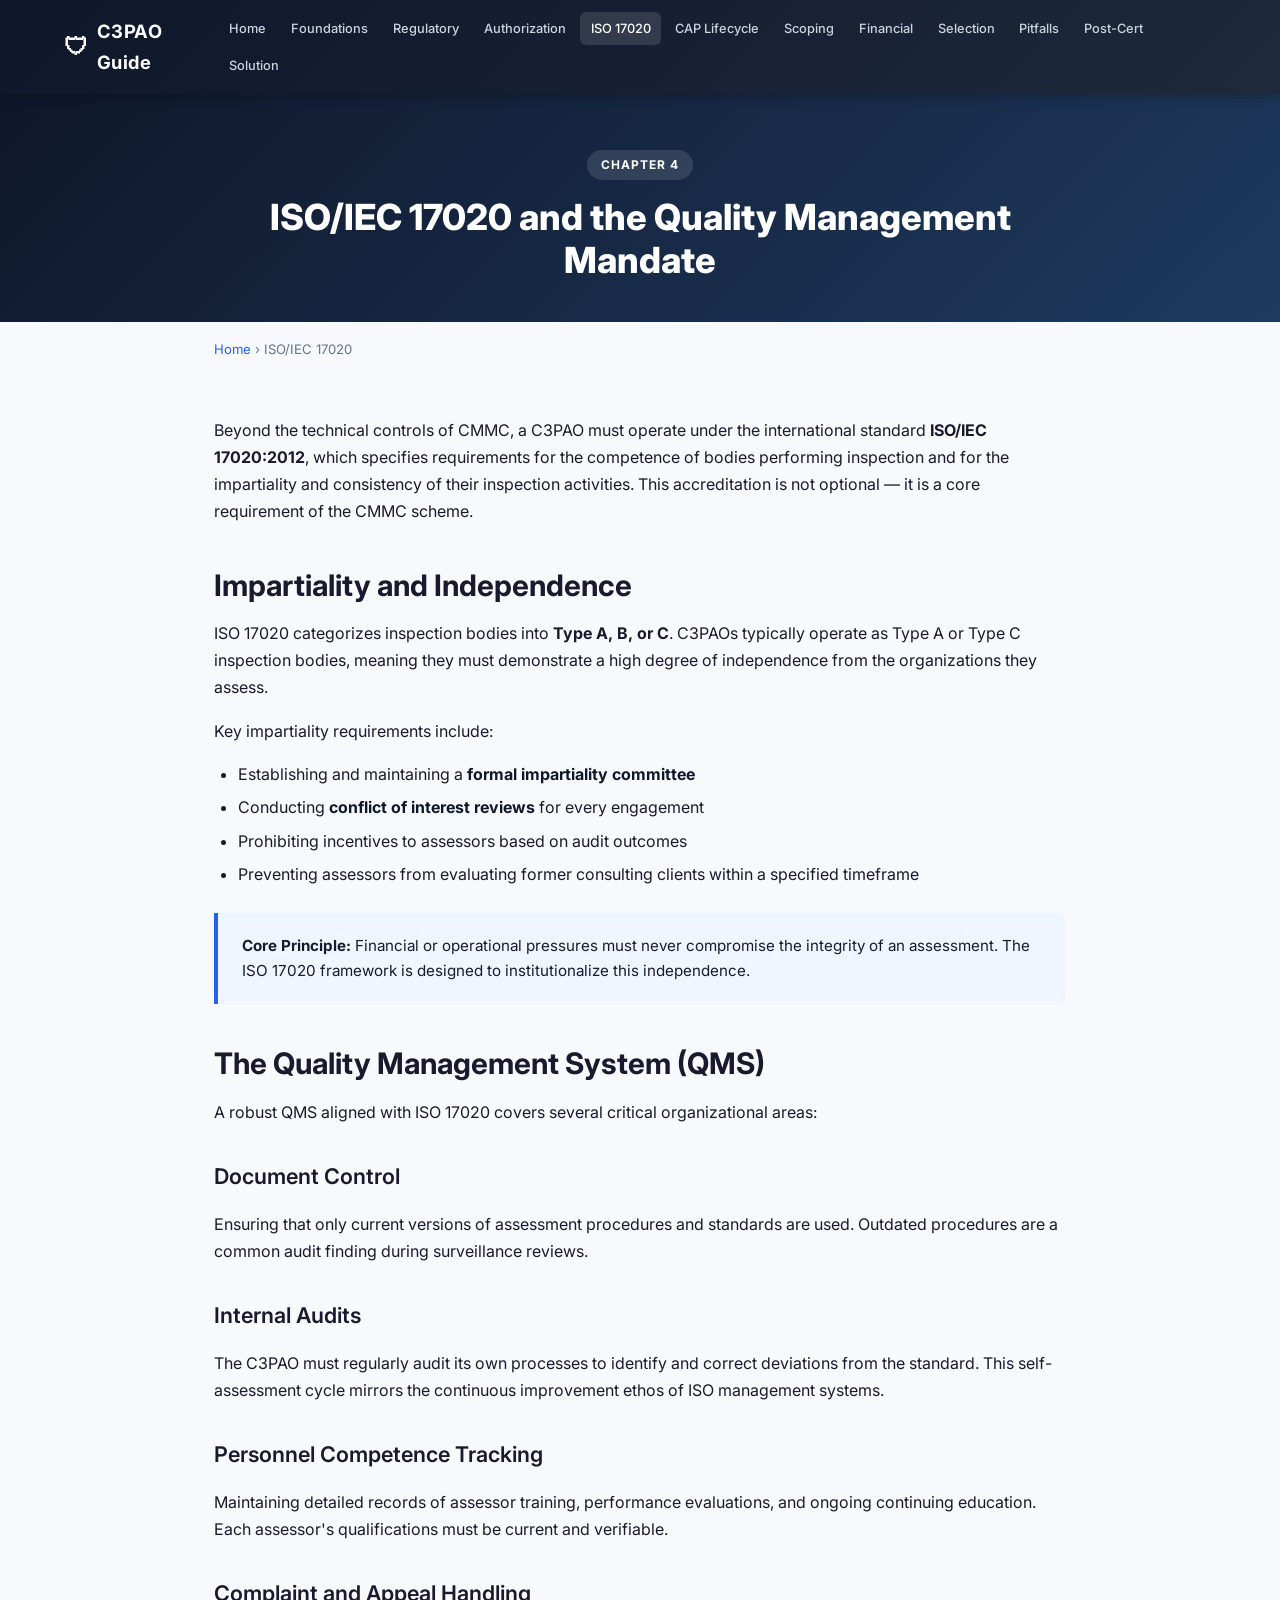
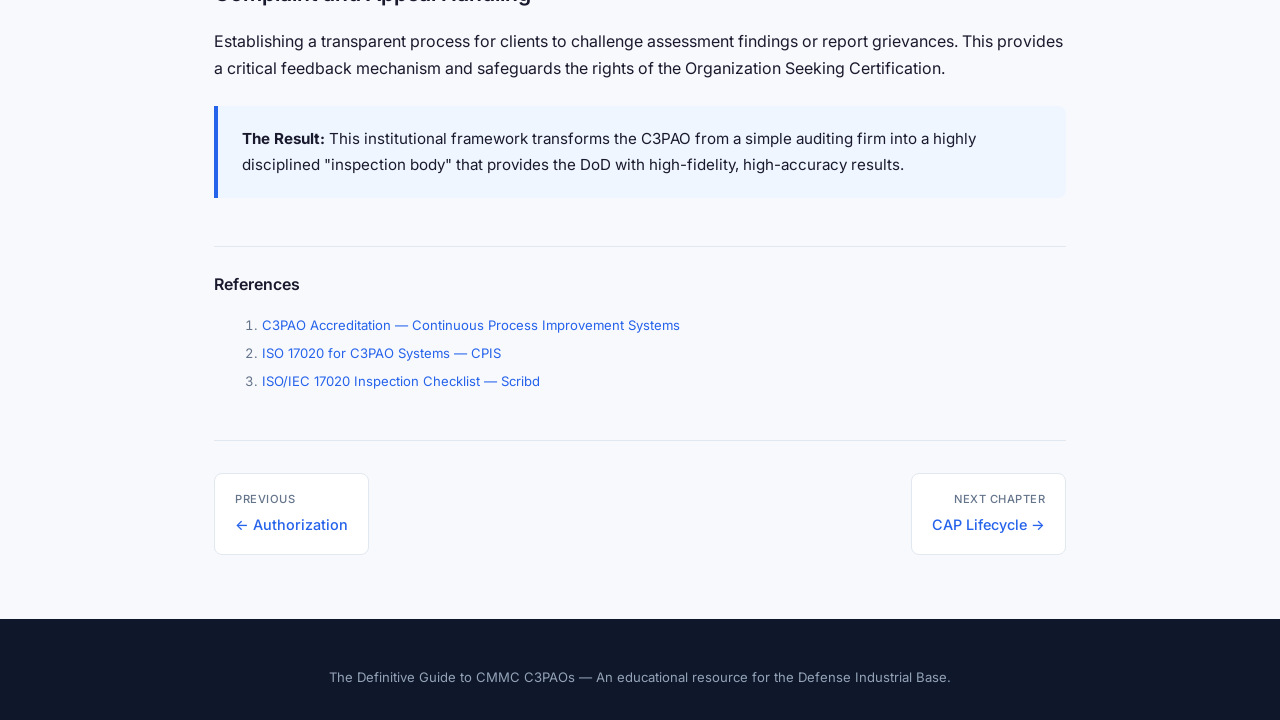
<file: pages/iso-17020.html>
<!DOCTYPE html>
<html lang="en">
<head>
  <meta charset="UTF-8">
  <meta name="viewport" content="width=device-width, initial-scale=1.0">
  <title>ISO/IEC 17020 and Quality Management — C3PAO Guide</title>
  <meta name="description" content="How ISO/IEC 17020 accreditation ensures impartiality, consistency, and quality in C3PAO assessment operations.">
  <link rel="preconnect" href="https://fonts.googleapis.com">
  <link href="https://fonts.googleapis.com/css2?family=Inter:wght@400;500;600;700;800&display=swap" rel="stylesheet">
  <link rel="stylesheet" href="../css/style.css">
</head>
<body>

<header class="site-header">
  <div class="header-inner">
    <div class="logo"><span class="shield">&#128737;</span> <a href="../index.html">C3PAO Guide</a></div>
    <button class="nav-toggle" aria-label="Toggle navigation" onclick="document.querySelector('.main-nav').classList.toggle('open')">&#9776;</button>
    <nav class="main-nav">
      <a href="../index.html">Home</a>
      <a href="foundations.html">Foundations</a>
      <a href="regulatory.html">Regulatory</a>
      <a href="authorization.html">Authorization</a>
      <a href="iso-17020.html" class="active">ISO 17020</a>
      <a href="cap-lifecycle.html">CAP Lifecycle</a>
      <a href="scoping.html">Scoping</a>
      <a href="financial.html">Financial</a>
      <a href="selection.html">Selection</a>
      <a href="pitfalls.html">Pitfalls</a>
      <a href="post-certification.html">Post-Cert</a>
      <a href="solution.html">Solution</a>
    </nav>
  </div>
</header>

<section class="page-hero">
  <div class="page-num">Chapter 4</div>
  <h1>ISO/IEC 17020 and the Quality Management Mandate</h1>
</section>

<div class="breadcrumb"><a href="../index.html">Home</a> &rsaquo; ISO/IEC 17020</div>

<div class="content">
  <p>Beyond the technical controls of CMMC, a C3PAO must operate under the international standard <strong>ISO/IEC 17020:2012</strong>, which specifies requirements for the competence of bodies performing inspection and for the impartiality and consistency of their inspection activities. This accreditation is not optional — it is a core requirement of the CMMC scheme.</p>

  <h2>Impartiality and Independence</h2>
  <p>ISO 17020 categorizes inspection bodies into <strong>Type A, B, or C</strong>. C3PAOs typically operate as Type A or Type C inspection bodies, meaning they must demonstrate a high degree of independence from the organizations they assess.</p>

  <p>Key impartiality requirements include:</p>
  <ul>
    <li>Establishing and maintaining a <strong>formal impartiality committee</strong></li>
    <li>Conducting <strong>conflict of interest reviews</strong> for every engagement</li>
    <li>Prohibiting incentives to assessors based on audit outcomes</li>
    <li>Preventing assessors from evaluating former consulting clients within a specified timeframe</li>
  </ul>

  <div class="callout">
    <strong>Core Principle:</strong> Financial or operational pressures must never compromise the integrity of an assessment. The ISO 17020 framework is designed to institutionalize this independence.
  </div>

  <h2>The Quality Management System (QMS)</h2>
  <p>A robust QMS aligned with ISO 17020 covers several critical organizational areas:</p>

  <h3>Document Control</h3>
  <p>Ensuring that only current versions of assessment procedures and standards are used. Outdated procedures are a common audit finding during surveillance reviews.</p>

  <h3>Internal Audits</h3>
  <p>The C3PAO must regularly audit its own processes to identify and correct deviations from the standard. This self-assessment cycle mirrors the continuous improvement ethos of ISO management systems.</p>

  <h3>Personnel Competence Tracking</h3>
  <p>Maintaining detailed records of assessor training, performance evaluations, and ongoing continuing education. Each assessor's qualifications must be current and verifiable.</p>

  <h3>Complaint and Appeal Handling</h3>
  <p>Establishing a transparent process for clients to challenge assessment findings or report grievances. This provides a critical feedback mechanism and safeguards the rights of the Organization Seeking Certification.</p>

  <div class="callout">
    <strong>The Result:</strong> This institutional framework transforms the C3PAO from a simple auditing firm into a highly disciplined "inspection body" that provides the DoD with high-fidelity, high-accuracy results.
  </div>

  <div class="references">
    <h3>References</h3>
    <ol>
      <li><a href="https://cpisys.com/c3pao-accreditation/">C3PAO Accreditation — Continuous Process Improvement Systems</a></li>
      <li><a href="https://cpisys.com/c3paos/">ISO 17020 for C3PAO Systems — CPIS</a></li>
      <li><a href="https://www.scribd.com/document/370325537/F07-Kb0IOE-71V6-pdf">ISO/IEC 17020 Inspection Checklist — Scribd</a></li>
    </ol>
  </div>

  <nav class="page-nav">
    <a href="authorization.html"><span class="label">Previous</span>&larr; Authorization</a>
    <a class="next" href="cap-lifecycle.html"><span class="label">Next Chapter</span>CAP Lifecycle &rarr;</a>
  </nav>
</div>

<footer class="site-footer">
  <p>The Definitive Guide to CMMC C3PAOs &mdash; An educational resource for the Defense Industrial Base.</p>
</footer>

</body>
</html>
</file>
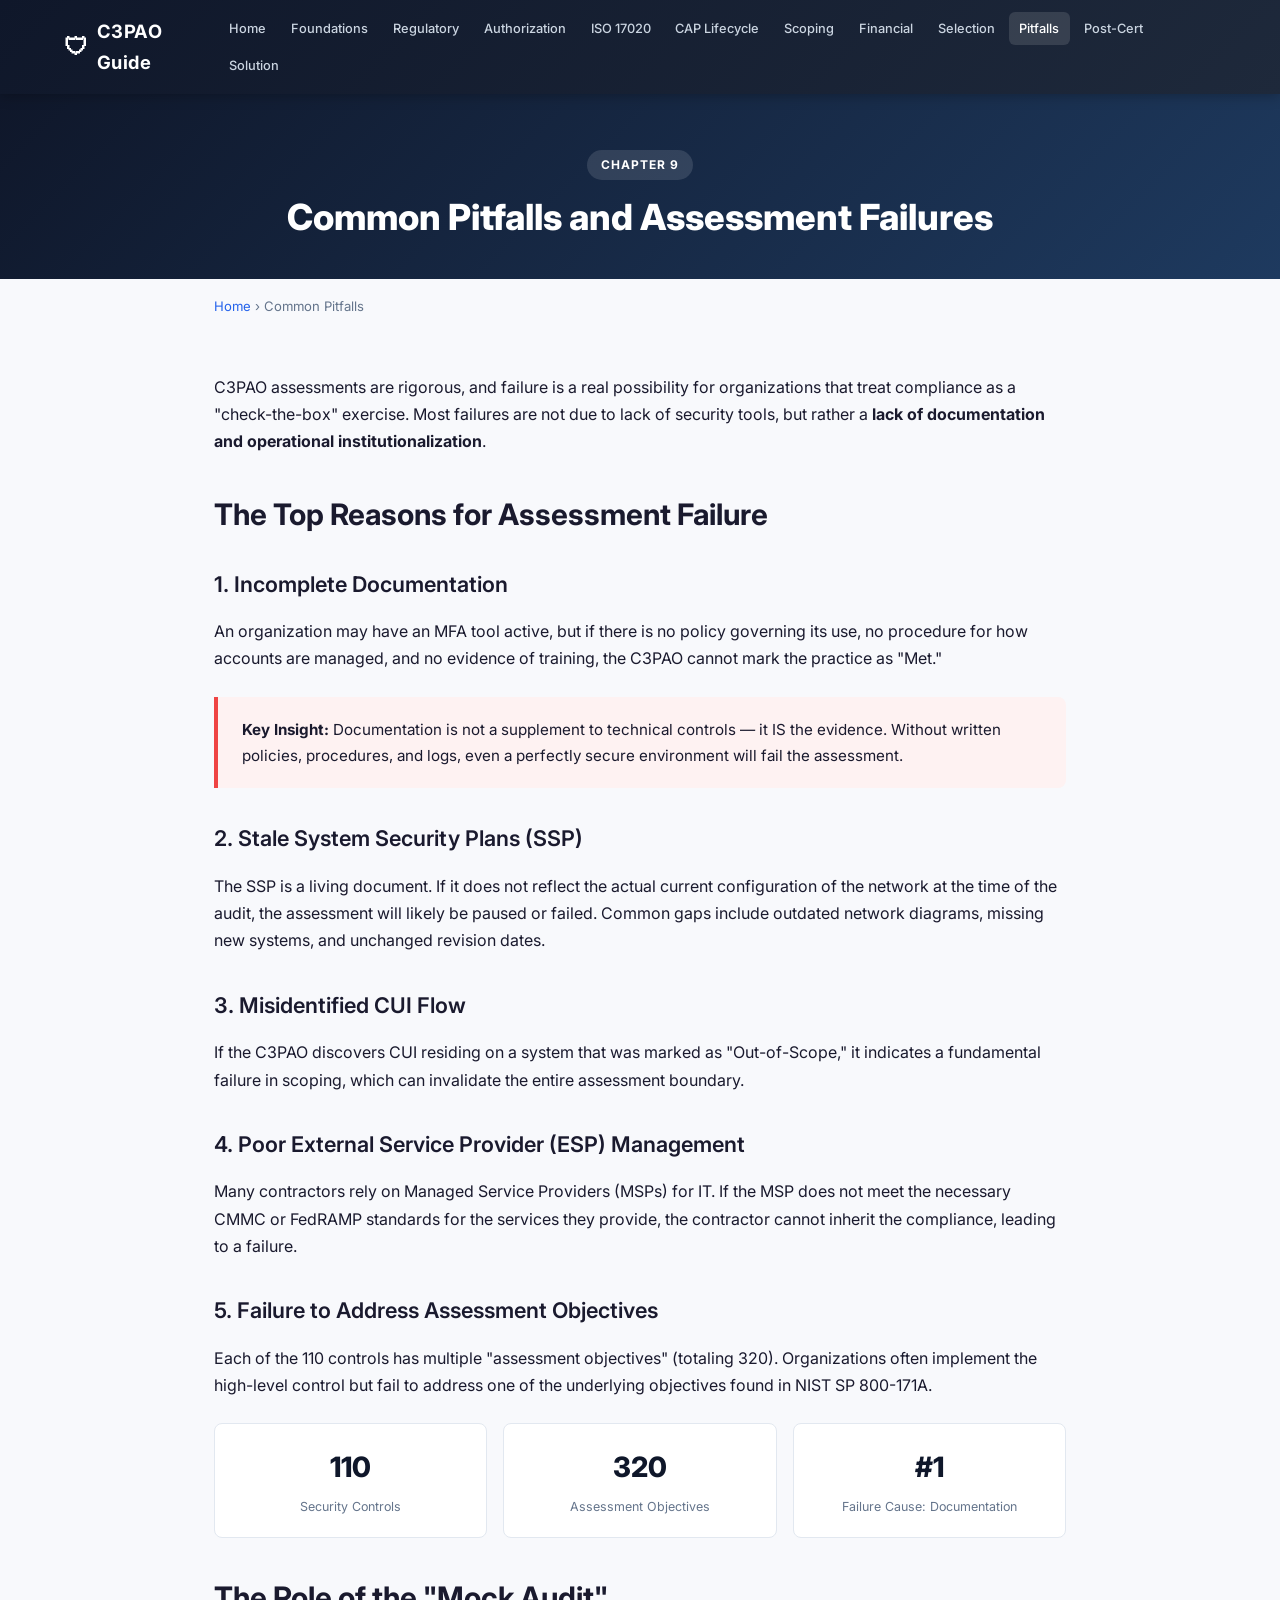
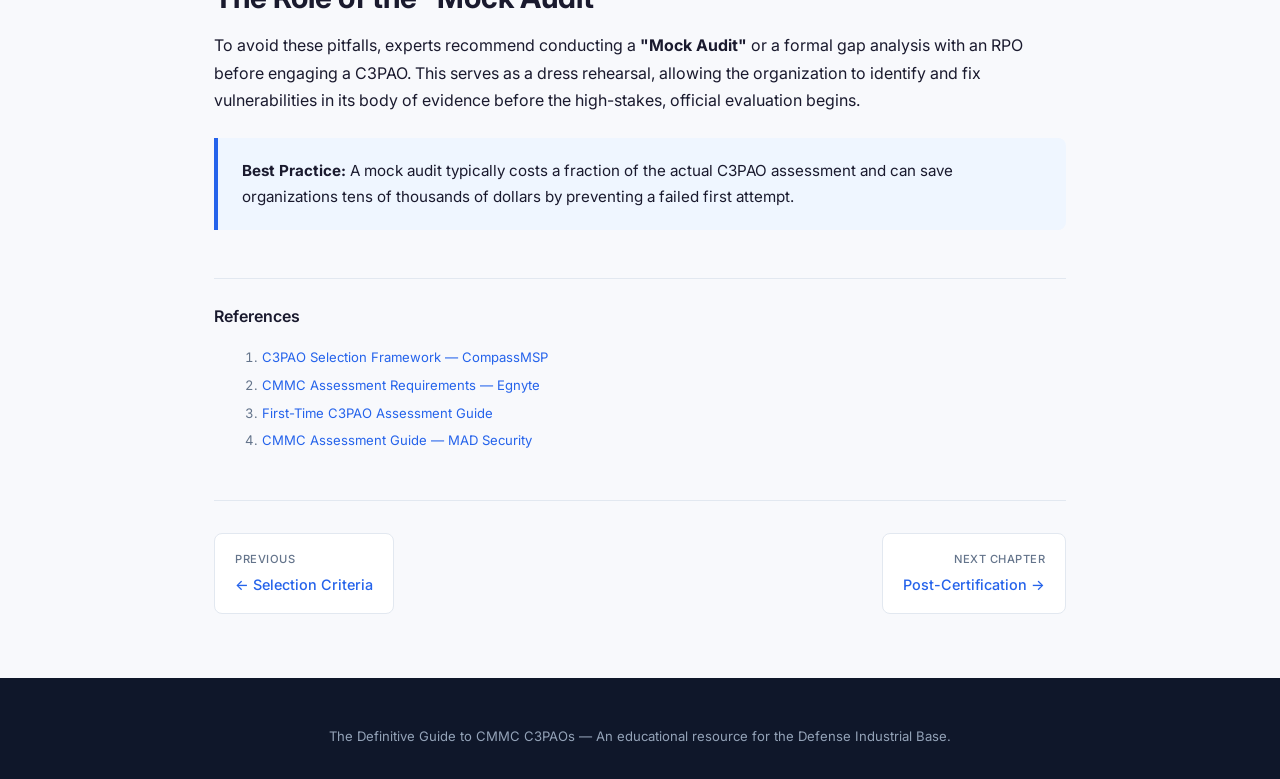
<file: pages/pitfalls.html>
<!DOCTYPE html>
<html lang="en">
<head>
  <meta charset="UTF-8">
  <meta name="viewport" content="width=device-width, initial-scale=1.0">
  <title>Common Pitfalls and Assessment Failures — C3PAO Guide</title>
  <meta name="description" content="The top reasons C3PAO assessments fail and how to avoid them through proper documentation, scoping, and mock audits.">
  <link rel="preconnect" href="https://fonts.googleapis.com">
  <link href="https://fonts.googleapis.com/css2?family=Inter:wght@400;500;600;700;800&display=swap" rel="stylesheet">
  <link rel="stylesheet" href="../css/style.css">
</head>
<body>

<header class="site-header">
  <div class="header-inner">
    <div class="logo"><span class="shield">&#128737;</span> <a href="../index.html">C3PAO Guide</a></div>
    <button class="nav-toggle" aria-label="Toggle navigation" onclick="document.querySelector('.main-nav').classList.toggle('open')">&#9776;</button>
    <nav class="main-nav">
      <a href="../index.html">Home</a>
      <a href="foundations.html">Foundations</a>
      <a href="regulatory.html">Regulatory</a>
      <a href="authorization.html">Authorization</a>
      <a href="iso-17020.html">ISO 17020</a>
      <a href="cap-lifecycle.html">CAP Lifecycle</a>
      <a href="scoping.html">Scoping</a>
      <a href="financial.html">Financial</a>
      <a href="selection.html">Selection</a>
      <a href="pitfalls.html" class="active">Pitfalls</a>
      <a href="post-certification.html">Post-Cert</a>
      <a href="solution.html">Solution</a>
    </nav>
  </div>
</header>

<section class="page-hero">
  <div class="page-num">Chapter 9</div>
  <h1>Common Pitfalls and Assessment Failures</h1>
</section>

<div class="breadcrumb"><a href="../index.html">Home</a> &rsaquo; Common Pitfalls</div>

<div class="content">
  <p>C3PAO assessments are rigorous, and failure is a real possibility for organizations that treat compliance as a "check-the-box" exercise. Most failures are not due to lack of security tools, but rather a <strong>lack of documentation and operational institutionalization</strong>.</p>

  <h2>The Top Reasons for Assessment Failure</h2>

  <h3>1. Incomplete Documentation</h3>
  <p>An organization may have an MFA tool active, but if there is no policy governing its use, no procedure for how accounts are managed, and no evidence of training, the C3PAO cannot mark the practice as "Met."</p>

  <div class="callout danger">
    <strong>Key Insight:</strong> Documentation is not a supplement to technical controls — it IS the evidence. Without written policies, procedures, and logs, even a perfectly secure environment will fail the assessment.
  </div>

  <h3>2. Stale System Security Plans (SSP)</h3>
  <p>The SSP is a living document. If it does not reflect the actual current configuration of the network at the time of the audit, the assessment will likely be paused or failed. Common gaps include outdated network diagrams, missing new systems, and unchanged revision dates.</p>

  <h3>3. Misidentified CUI Flow</h3>
  <p>If the C3PAO discovers CUI residing on a system that was marked as "Out-of-Scope," it indicates a fundamental failure in scoping, which can invalidate the entire assessment boundary.</p>

  <h3>4. Poor External Service Provider (ESP) Management</h3>
  <p>Many contractors rely on Managed Service Providers (MSPs) for IT. If the MSP does not meet the necessary CMMC or FedRAMP standards for the services they provide, the contractor cannot inherit the compliance, leading to a failure.</p>

  <h3>5. Failure to Address Assessment Objectives</h3>
  <p>Each of the 110 controls has multiple "assessment objectives" (totaling 320). Organizations often implement the high-level control but fail to address one of the underlying objectives found in NIST SP 800-171A.</p>

  <div class="stat-row">
    <div class="stat-box">
      <div class="big">110</div>
      <div class="label">Security Controls</div>
    </div>
    <div class="stat-box">
      <div class="big">320</div>
      <div class="label">Assessment Objectives</div>
    </div>
    <div class="stat-box">
      <div class="big">#1</div>
      <div class="label">Failure Cause: Documentation</div>
    </div>
  </div>

  <h2>The Role of the "Mock Audit"</h2>
  <p>To avoid these pitfalls, experts recommend conducting a <strong>"Mock Audit"</strong> or a formal gap analysis with an RPO before engaging a C3PAO. This serves as a dress rehearsal, allowing the organization to identify and fix vulnerabilities in its body of evidence before the high-stakes, official evaluation begins.</p>

  <div class="callout">
    <strong>Best Practice:</strong> A mock audit typically costs a fraction of the actual C3PAO assessment and can save organizations tens of thousands of dollars by preventing a failed first attempt.
  </div>

  <div class="references">
    <h3>References</h3>
    <ol>
      <li><a href="https://compassmsp.com/resources/the-cmmc-level-2-c3pao-selection-framework">C3PAO Selection Framework — CompassMSP</a></li>
      <li><a href="https://www.egnyte.com/guides/cmmc/cmmc-assessment">CMMC Assessment Requirements — Egnyte</a></li>
      <li><a href="https://cybersecinvestments.com/2025/06/first-time-c3pao-assessment-guide/">First-Time C3PAO Assessment Guide</a></li>
      <li><a href="https://madsecurity.com/cmmc-assessment-guide-roadmap">CMMC Assessment Guide — MAD Security</a></li>
    </ol>
  </div>

  <nav class="page-nav">
    <a href="selection.html"><span class="label">Previous</span>&larr; Selection Criteria</a>
    <a class="next" href="post-certification.html"><span class="label">Next Chapter</span>Post-Certification &rarr;</a>
  </nav>
</div>

<footer class="site-footer">
  <p>The Definitive Guide to CMMC C3PAOs &mdash; An educational resource for the Defense Industrial Base.</p>
</footer>

</body>
</html>
</file>
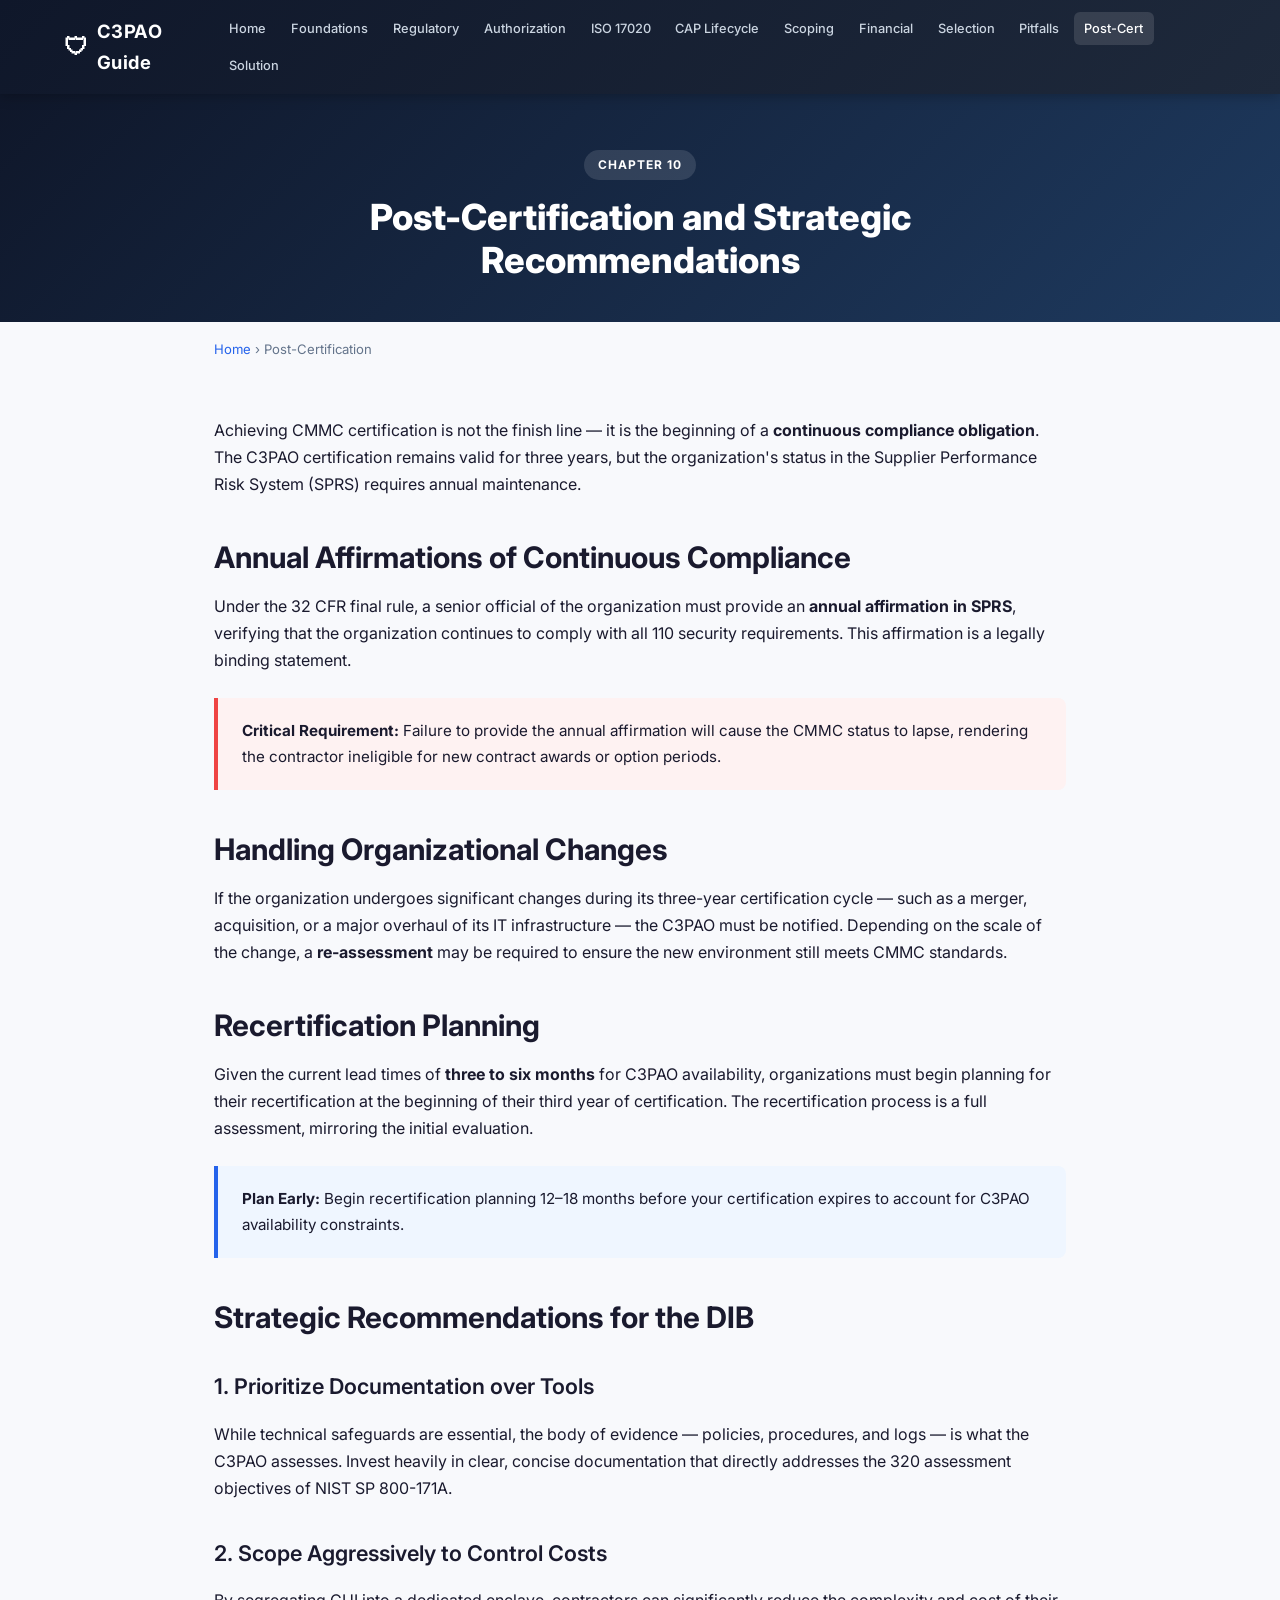
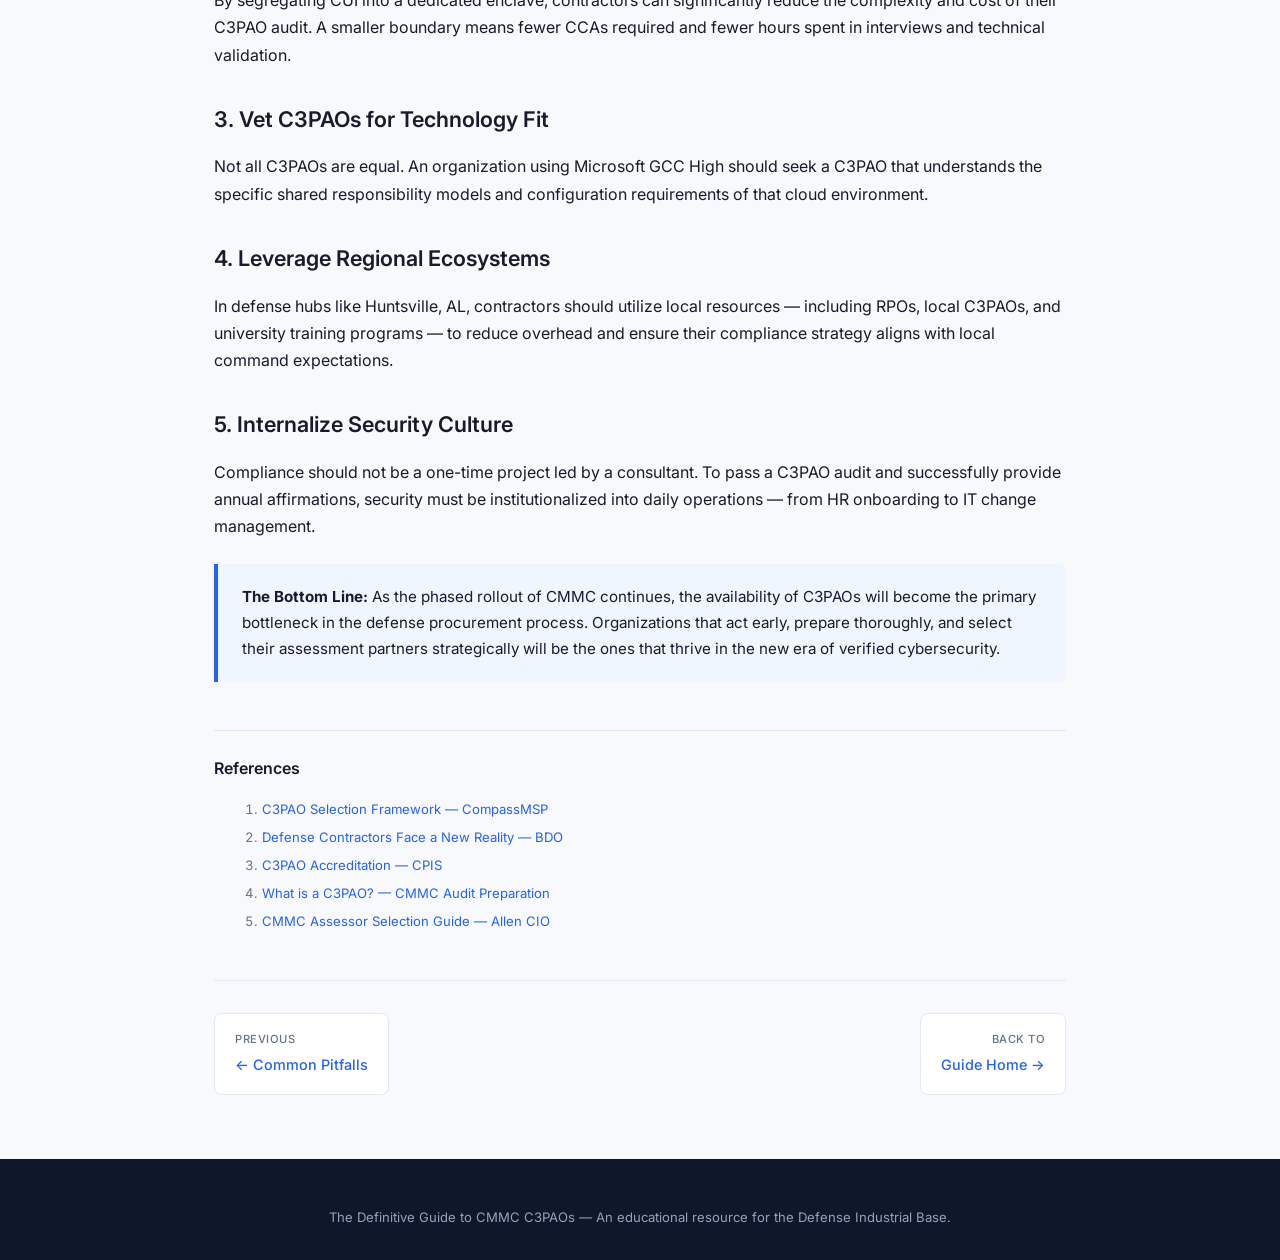
<file: pages/post-certification.html>
<!DOCTYPE html>
<html lang="en">
<head>
  <meta charset="UTF-8">
  <meta name="viewport" content="width=device-width, initial-scale=1.0">
  <title>Post-Certification and Strategic Recommendations — C3PAO Guide</title>
  <meta name="description" content="Annual affirmations, recertification planning, and strategic recommendations for the Defense Industrial Base after CMMC certification.">
  <link rel="preconnect" href="https://fonts.googleapis.com">
  <link href="https://fonts.googleapis.com/css2?family=Inter:wght@400;500;600;700;800&display=swap" rel="stylesheet">
  <link rel="stylesheet" href="../css/style.css">
</head>
<body>

<header class="site-header">
  <div class="header-inner">
    <div class="logo"><span class="shield">&#128737;</span> <a href="../index.html">C3PAO Guide</a></div>
    <button class="nav-toggle" aria-label="Toggle navigation" onclick="document.querySelector('.main-nav').classList.toggle('open')">&#9776;</button>
    <nav class="main-nav">
      <a href="../index.html">Home</a>
      <a href="foundations.html">Foundations</a>
      <a href="regulatory.html">Regulatory</a>
      <a href="authorization.html">Authorization</a>
      <a href="iso-17020.html">ISO 17020</a>
      <a href="cap-lifecycle.html">CAP Lifecycle</a>
      <a href="scoping.html">Scoping</a>
      <a href="financial.html">Financial</a>
      <a href="selection.html">Selection</a>
      <a href="pitfalls.html">Pitfalls</a>
      <a href="post-certification.html" class="active">Post-Cert</a>
      <a href="solution.html">Solution</a>
    </nav>
  </div>
</header>

<section class="page-hero">
  <div class="page-num">Chapter 10</div>
  <h1>Post-Certification and Strategic Recommendations</h1>
</section>

<div class="breadcrumb"><a href="../index.html">Home</a> &rsaquo; Post-Certification</div>

<div class="content">
  <p>Achieving CMMC certification is not the finish line — it is the beginning of a <strong>continuous compliance obligation</strong>. The C3PAO certification remains valid for three years, but the organization's status in the Supplier Performance Risk System (SPRS) requires annual maintenance.</p>

  <h2>Annual Affirmations of Continuous Compliance</h2>
  <p>Under the 32 CFR final rule, a senior official of the organization must provide an <strong>annual affirmation in SPRS</strong>, verifying that the organization continues to comply with all 110 security requirements. This affirmation is a legally binding statement.</p>

  <div class="callout danger">
    <strong>Critical Requirement:</strong> Failure to provide the annual affirmation will cause the CMMC status to lapse, rendering the contractor ineligible for new contract awards or option periods.
  </div>

  <h2>Handling Organizational Changes</h2>
  <p>If the organization undergoes significant changes during its three-year certification cycle — such as a merger, acquisition, or a major overhaul of its IT infrastructure — the C3PAO must be notified. Depending on the scale of the change, a <strong>re-assessment</strong> may be required to ensure the new environment still meets CMMC standards.</p>

  <h2>Recertification Planning</h2>
  <p>Given the current lead times of <strong>three to six months</strong> for C3PAO availability, organizations must begin planning for their recertification at the beginning of their third year of certification. The recertification process is a full assessment, mirroring the initial evaluation.</p>

  <div class="callout">
    <strong>Plan Early:</strong> Begin recertification planning 12–18 months before your certification expires to account for C3PAO availability constraints.
  </div>

  <h2>Strategic Recommendations for the DIB</h2>

  <h3>1. Prioritize Documentation over Tools</h3>
  <p>While technical safeguards are essential, the body of evidence — policies, procedures, and logs — is what the C3PAO assesses. Invest heavily in clear, concise documentation that directly addresses the 320 assessment objectives of NIST SP 800-171A.</p>

  <h3>2. Scope Aggressively to Control Costs</h3>
  <p>By segregating CUI into a dedicated enclave, contractors can significantly reduce the complexity and cost of their C3PAO audit. A smaller boundary means fewer CCAs required and fewer hours spent in interviews and technical validation.</p>

  <h3>3. Vet C3PAOs for Technology Fit</h3>
  <p>Not all C3PAOs are equal. An organization using Microsoft GCC High should seek a C3PAO that understands the specific shared responsibility models and configuration requirements of that cloud environment.</p>

  <h3>4. Leverage Regional Ecosystems</h3>
  <p>In defense hubs like Huntsville, AL, contractors should utilize local resources — including RPOs, local C3PAOs, and university training programs — to reduce overhead and ensure their compliance strategy aligns with local command expectations.</p>

  <h3>5. Internalize Security Culture</h3>
  <p>Compliance should not be a one-time project led by a consultant. To pass a C3PAO audit and successfully provide annual affirmations, security must be institutionalized into daily operations — from HR onboarding to IT change management.</p>

  <div class="callout">
    <strong>The Bottom Line:</strong> As the phased rollout of CMMC continues, the availability of C3PAOs will become the primary bottleneck in the defense procurement process. Organizations that act early, prepare thoroughly, and select their assessment partners strategically will be the ones that thrive in the new era of verified cybersecurity.
  </div>

  <div class="references">
    <h3>References</h3>
    <ol>
      <li><a href="https://compassmsp.com/resources/the-cmmc-level-2-c3pao-selection-framework">C3PAO Selection Framework — CompassMSP</a></li>
      <li><a href="https://www.bdo.com/insights/advisory/defense-contractors-new-reality-the-final-48-cfr-rule-is-bringing-cmmc-into-federal-acquisition">Defense Contractors Face a New Reality — BDO</a></li>
      <li><a href="https://cpisys.com/c3pao-accreditation/">C3PAO Accreditation — CPIS</a></li>
      <li><a href="https://www.cmmcaudit.org/what-is-a-c3pao/">What is a C3PAO? — CMMC Audit Preparation</a></li>
      <li><a href="https://www.allencio.com/cmmc-assessor-selection-guide/">CMMC Assessor Selection Guide — Allen CIO</a></li>
    </ol>
  </div>

  <nav class="page-nav">
    <a href="pitfalls.html"><span class="label">Previous</span>&larr; Common Pitfalls</a>
    <a class="next" href="../index.html"><span class="label">Back to</span>Guide Home &rarr;</a>
  </nav>
</div>

<footer class="site-footer">
  <p>The Definitive Guide to CMMC C3PAOs &mdash; An educational resource for the Defense Industrial Base.</p>
</footer>

</body>
</html>
</file>
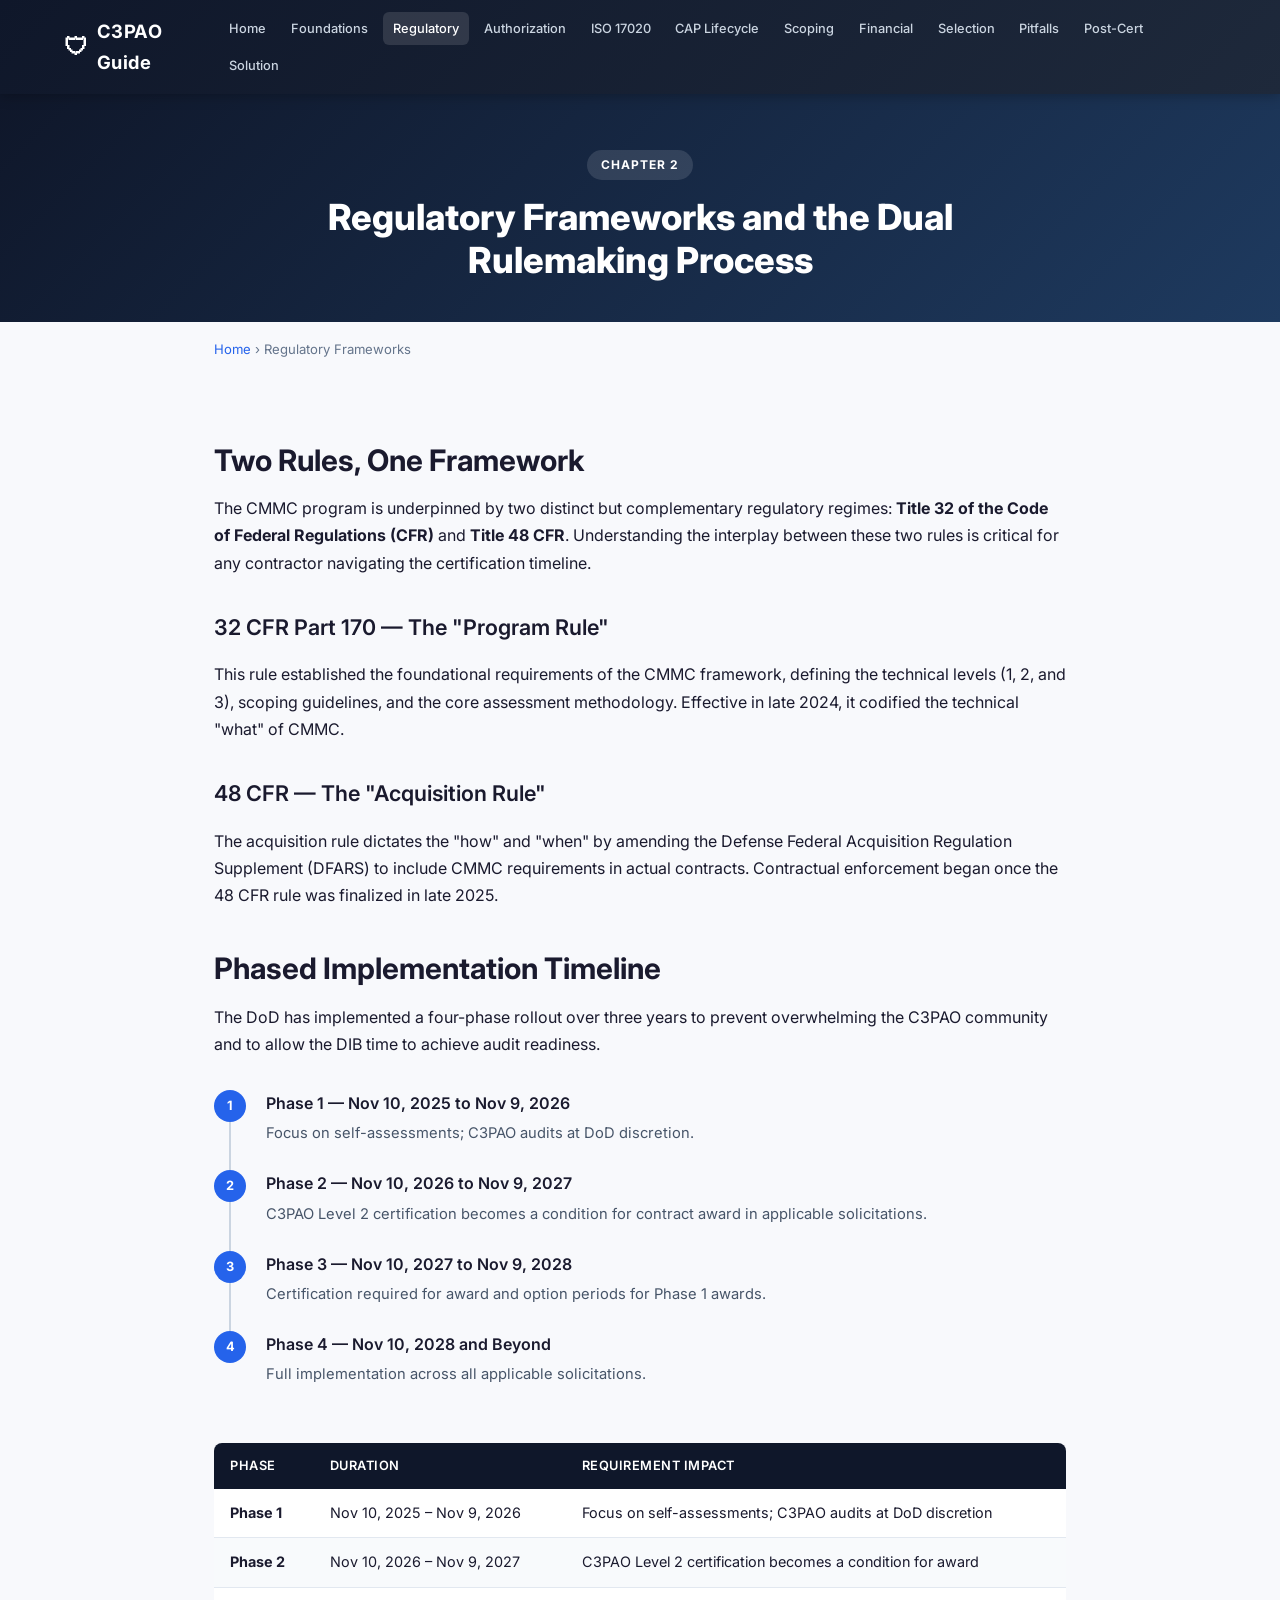
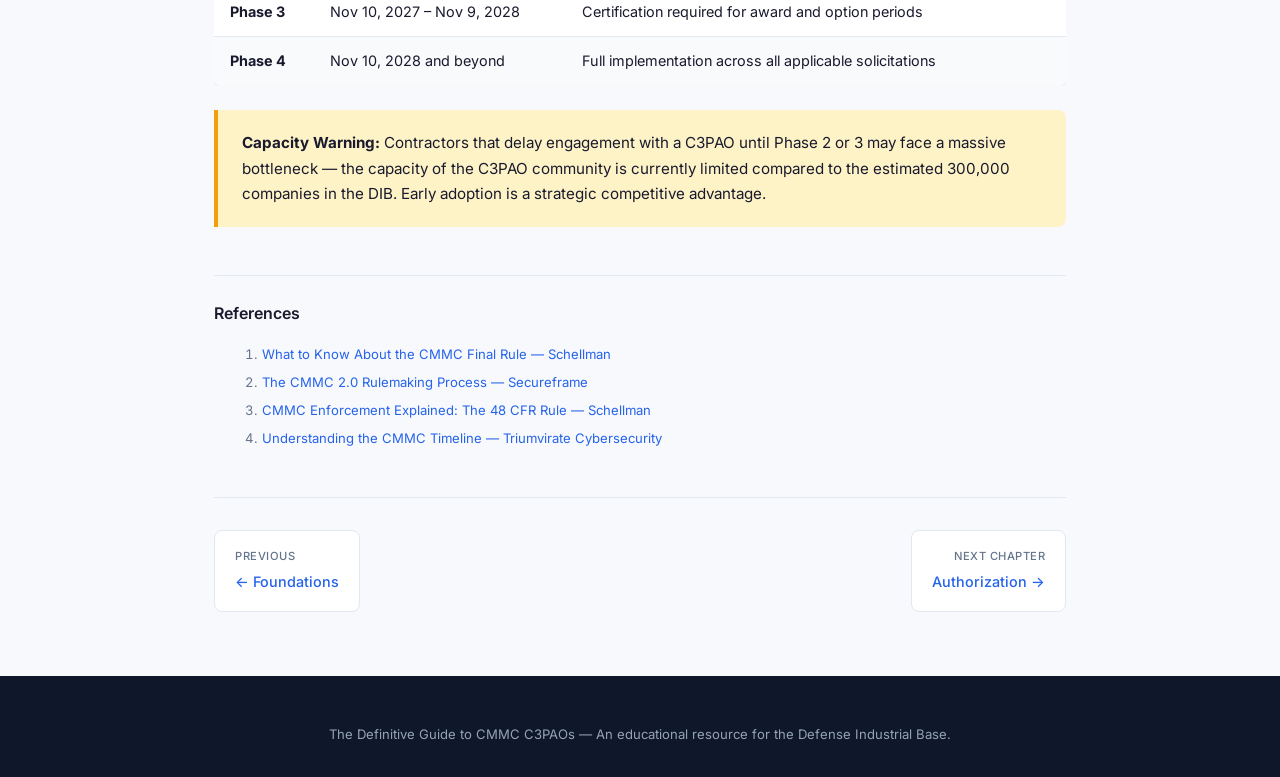
<file: pages/regulatory.html>
<!DOCTYPE html>
<html lang="en">
<head>
  <meta charset="UTF-8">
  <meta name="viewport" content="width=device-width, initial-scale=1.0">
  <title>Regulatory Frameworks — C3PAO Guide</title>
  <meta name="description" content="The dual rulemaking process behind CMMC — 32 CFR and 48 CFR — and the phased implementation timeline for defense contractors.">
  <link rel="preconnect" href="https://fonts.googleapis.com">
  <link href="https://fonts.googleapis.com/css2?family=Inter:wght@400;500;600;700;800&display=swap" rel="stylesheet">
  <link rel="stylesheet" href="../css/style.css">
</head>
<body>

<header class="site-header">
  <div class="header-inner">
    <div class="logo"><span class="shield">&#128737;</span> <a href="../index.html">C3PAO Guide</a></div>
    <button class="nav-toggle" aria-label="Toggle navigation" onclick="document.querySelector('.main-nav').classList.toggle('open')">&#9776;</button>
    <nav class="main-nav">
      <a href="../index.html">Home</a>
      <a href="foundations.html">Foundations</a>
      <a href="regulatory.html" class="active">Regulatory</a>
      <a href="authorization.html">Authorization</a>
      <a href="iso-17020.html">ISO 17020</a>
      <a href="cap-lifecycle.html">CAP Lifecycle</a>
      <a href="scoping.html">Scoping</a>
      <a href="financial.html">Financial</a>
      <a href="selection.html">Selection</a>
      <a href="pitfalls.html">Pitfalls</a>
      <a href="post-certification.html">Post-Cert</a>
      <a href="solution.html">Solution</a>
    </nav>
  </div>
</header>

<section class="page-hero">
  <div class="page-num">Chapter 2</div>
  <h1>Regulatory Frameworks and the Dual Rulemaking Process</h1>
</section>

<div class="breadcrumb"><a href="../index.html">Home</a> &rsaquo; Regulatory Frameworks</div>

<div class="content">
  <h2>Two Rules, One Framework</h2>
  <p>The CMMC program is underpinned by two distinct but complementary regulatory regimes: <strong>Title 32 of the Code of Federal Regulations (CFR)</strong> and <strong>Title 48 CFR</strong>. Understanding the interplay between these two rules is critical for any contractor navigating the certification timeline.</p>

  <h3>32 CFR Part 170 — The "Program Rule"</h3>
  <p>This rule established the foundational requirements of the CMMC framework, defining the technical levels (1, 2, and 3), scoping guidelines, and the core assessment methodology. Effective in late 2024, it codified the technical "what" of CMMC.</p>

  <h3>48 CFR — The "Acquisition Rule"</h3>
  <p>The acquisition rule dictates the "how" and "when" by amending the Defense Federal Acquisition Regulation Supplement (DFARS) to include CMMC requirements in actual contracts. Contractual enforcement began once the 48 CFR rule was finalized in late 2025.</p>

  <h2>Phased Implementation Timeline</h2>
  <p>The DoD has implemented a four-phase rollout over three years to prevent overwhelming the C3PAO community and to allow the DIB time to achieve audit readiness.</p>

  <div class="timeline">
    <div class="timeline-item">
      <div class="timeline-dot">1</div>
      <div class="timeline-body">
        <h4>Phase 1 — Nov 10, 2025 to Nov 9, 2026</h4>
        <p>Focus on self-assessments; C3PAO audits at DoD discretion.</p>
      </div>
    </div>
    <div class="timeline-item">
      <div class="timeline-dot">2</div>
      <div class="timeline-body">
        <h4>Phase 2 — Nov 10, 2026 to Nov 9, 2027</h4>
        <p>C3PAO Level 2 certification becomes a condition for contract award in applicable solicitations.</p>
      </div>
    </div>
    <div class="timeline-item">
      <div class="timeline-dot">3</div>
      <div class="timeline-body">
        <h4>Phase 3 — Nov 10, 2027 to Nov 9, 2028</h4>
        <p>Certification required for award and option periods for Phase 1 awards.</p>
      </div>
    </div>
    <div class="timeline-item">
      <div class="timeline-dot">4</div>
      <div class="timeline-body">
        <h4>Phase 4 — Nov 10, 2028 and Beyond</h4>
        <p>Full implementation across all applicable solicitations.</p>
      </div>
    </div>
  </div>

  <div class="table-wrap">
    <table>
      <thead>
        <tr><th>Phase</th><th>Duration</th><th>Requirement Impact</th></tr>
      </thead>
      <tbody>
        <tr><td><strong>Phase 1</strong></td><td>Nov 10, 2025 – Nov 9, 2026</td><td>Focus on self-assessments; C3PAO audits at DoD discretion</td></tr>
        <tr><td><strong>Phase 2</strong></td><td>Nov 10, 2026 – Nov 9, 2027</td><td>C3PAO Level 2 certification becomes a condition for award</td></tr>
        <tr><td><strong>Phase 3</strong></td><td>Nov 10, 2027 – Nov 9, 2028</td><td>Certification required for award and option periods</td></tr>
        <tr><td><strong>Phase 4</strong></td><td>Nov 10, 2028 and beyond</td><td>Full implementation across all applicable solicitations</td></tr>
      </tbody>
    </table>
  </div>

  <div class="callout warning">
    <strong>Capacity Warning:</strong> Contractors that delay engagement with a C3PAO until Phase 2 or 3 may face a massive bottleneck — the capacity of the C3PAO community is currently limited compared to the estimated 300,000 companies in the DIB. Early adoption is a strategic competitive advantage.
  </div>

  <div class="references">
    <h3>References</h3>
    <ol>
      <li><a href="https://www.schellman.com/blog/federal-compliance/cmmc-final-rule-key-changes-and-how-to-prepare">What to Know About the CMMC Final Rule — Schellman</a></li>
      <li><a href="https://secureframe.com/hub/cmmc/rulemaking-process">The CMMC 2.0 Rulemaking Process — Secureframe</a></li>
      <li><a href="https://www.schellman.com/blog/federal-compliance/48-cfr-rule-cmmc-requirements-explained">CMMC Enforcement Explained: The 48 CFR Rule — Schellman</a></li>
      <li><a href="https://www.triumviratecyber.org/post/understanding-the-cmmc-timeline">Understanding the CMMC Timeline — Triumvirate Cybersecurity</a></li>
    </ol>
  </div>

  <nav class="page-nav">
    <a href="foundations.html"><span class="label">Previous</span>&larr; Foundations</a>
    <a class="next" href="authorization.html"><span class="label">Next Chapter</span>Authorization &rarr;</a>
  </nav>
</div>

<footer class="site-footer">
  <p>The Definitive Guide to CMMC C3PAOs &mdash; An educational resource for the Defense Industrial Base.</p>
</footer>

</body>
</html>
</file>
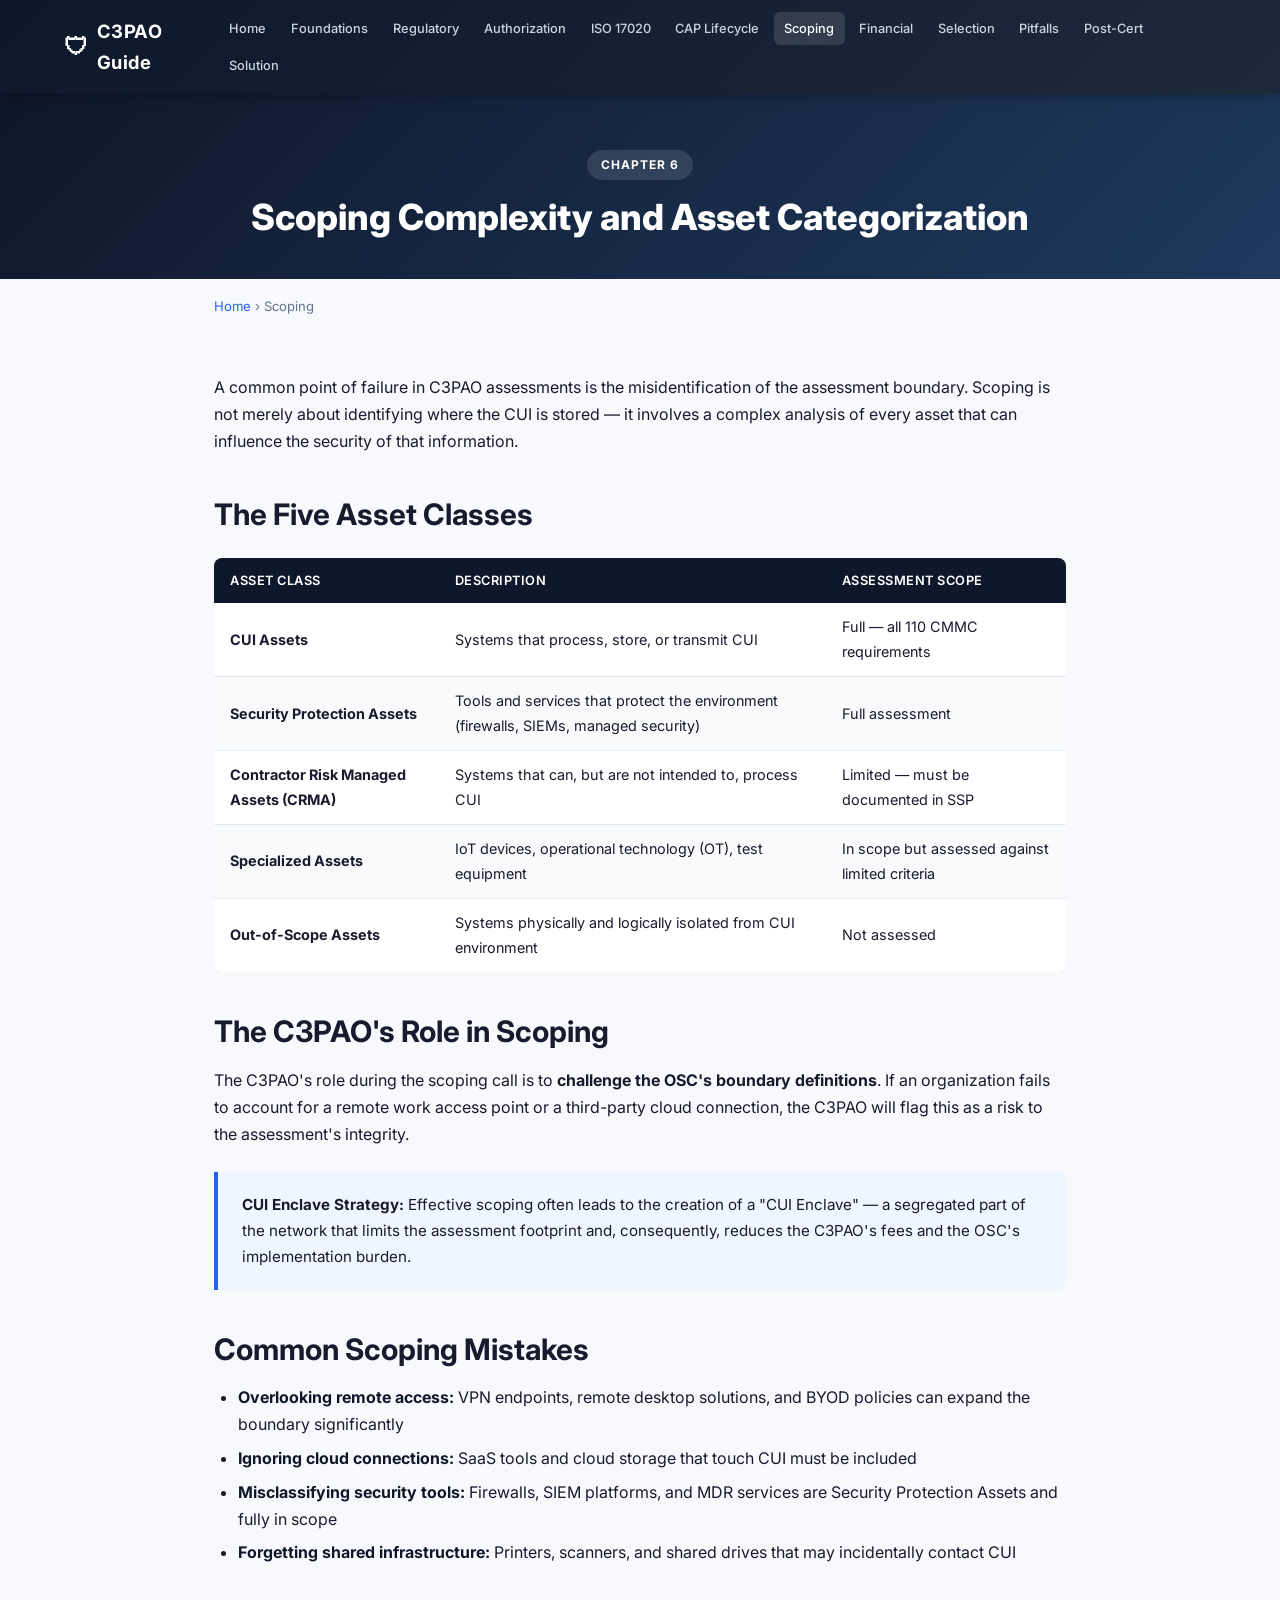
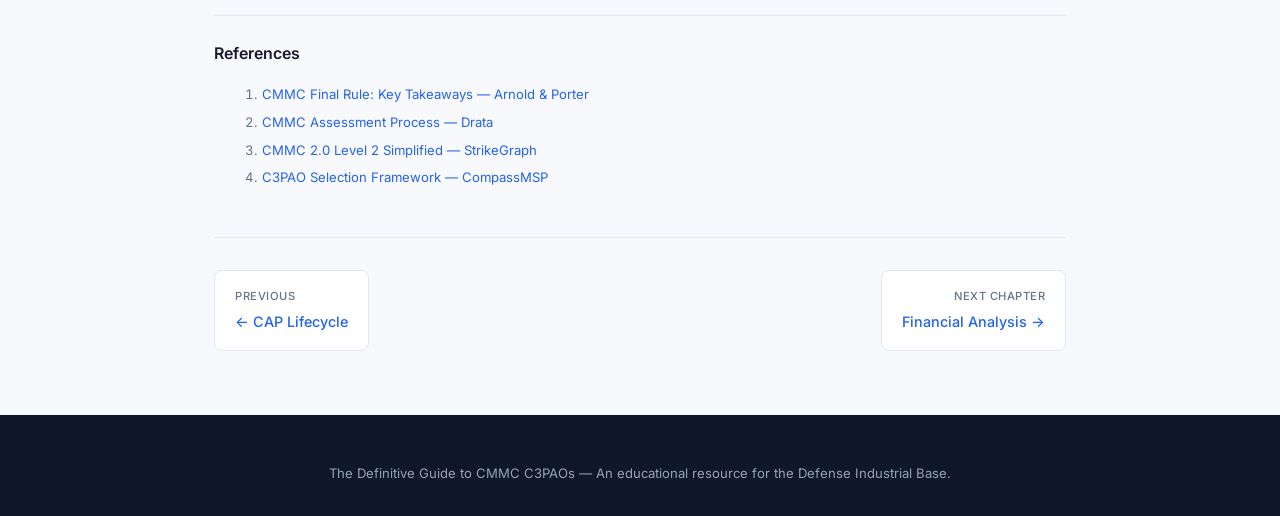
<file: pages/scoping.html>
<!DOCTYPE html>
<html lang="en">
<head>
  <meta charset="UTF-8">
  <meta name="viewport" content="width=device-width, initial-scale=1.0">
  <title>Scoping Complexity and Asset Categorization — C3PAO Guide</title>
  <meta name="description" content="The five asset classes in CMMC scoping — CUI Assets, Security Protection Assets, CRMA, Specialized Assets, and Out-of-Scope systems.">
  <link rel="preconnect" href="https://fonts.googleapis.com">
  <link href="https://fonts.googleapis.com/css2?family=Inter:wght@400;500;600;700;800&display=swap" rel="stylesheet">
  <link rel="stylesheet" href="../css/style.css">
</head>
<body>

<header class="site-header">
  <div class="header-inner">
    <div class="logo"><span class="shield">&#128737;</span> <a href="../index.html">C3PAO Guide</a></div>
    <button class="nav-toggle" aria-label="Toggle navigation" onclick="document.querySelector('.main-nav').classList.toggle('open')">&#9776;</button>
    <nav class="main-nav">
      <a href="../index.html">Home</a>
      <a href="foundations.html">Foundations</a>
      <a href="regulatory.html">Regulatory</a>
      <a href="authorization.html">Authorization</a>
      <a href="iso-17020.html">ISO 17020</a>
      <a href="cap-lifecycle.html">CAP Lifecycle</a>
      <a href="scoping.html" class="active">Scoping</a>
      <a href="financial.html">Financial</a>
      <a href="selection.html">Selection</a>
      <a href="pitfalls.html">Pitfalls</a>
      <a href="post-certification.html">Post-Cert</a>
      <a href="solution.html">Solution</a>
    </nav>
  </div>
</header>

<section class="page-hero">
  <div class="page-num">Chapter 6</div>
  <h1>Scoping Complexity and Asset Categorization</h1>
</section>

<div class="breadcrumb"><a href="../index.html">Home</a> &rsaquo; Scoping</div>

<div class="content">
  <p>A common point of failure in C3PAO assessments is the misidentification of the assessment boundary. Scoping is not merely about identifying where the CUI is stored — it involves a complex analysis of every asset that can influence the security of that information.</p>

  <h2>The Five Asset Classes</h2>

  <div class="table-wrap">
    <table>
      <thead>
        <tr><th>Asset Class</th><th>Description</th><th>Assessment Scope</th></tr>
      </thead>
      <tbody>
        <tr><td><strong>CUI Assets</strong></td><td>Systems that process, store, or transmit CUI</td><td>Full — all 110 CMMC requirements</td></tr>
        <tr><td><strong>Security Protection Assets</strong></td><td>Tools and services that protect the environment (firewalls, SIEMs, managed security)</td><td>Full assessment</td></tr>
        <tr><td><strong>Contractor Risk Managed Assets (CRMA)</strong></td><td>Systems that can, but are not intended to, process CUI</td><td>Limited — must be documented in SSP</td></tr>
        <tr><td><strong>Specialized Assets</strong></td><td>IoT devices, operational technology (OT), test equipment</td><td>In scope but assessed against limited criteria</td></tr>
        <tr><td><strong>Out-of-Scope Assets</strong></td><td>Systems physically and logically isolated from CUI environment</td><td>Not assessed</td></tr>
      </tbody>
    </table>
  </div>

  <h2>The C3PAO's Role in Scoping</h2>
  <p>The C3PAO's role during the scoping call is to <strong>challenge the OSC's boundary definitions</strong>. If an organization fails to account for a remote work access point or a third-party cloud connection, the C3PAO will flag this as a risk to the assessment's integrity.</p>

  <div class="callout">
    <strong>CUI Enclave Strategy:</strong> Effective scoping often leads to the creation of a "CUI Enclave" — a segregated part of the network that limits the assessment footprint and, consequently, reduces the C3PAO's fees and the OSC's implementation burden.
  </div>

  <h2>Common Scoping Mistakes</h2>
  <ul>
    <li><strong>Overlooking remote access:</strong> VPN endpoints, remote desktop solutions, and BYOD policies can expand the boundary significantly</li>
    <li><strong>Ignoring cloud connections:</strong> SaaS tools and cloud storage that touch CUI must be included</li>
    <li><strong>Misclassifying security tools:</strong> Firewalls, SIEM platforms, and MDR services are Security Protection Assets and fully in scope</li>
    <li><strong>Forgetting shared infrastructure:</strong> Printers, scanners, and shared drives that may incidentally contact CUI</li>
  </ul>

  <div class="references">
    <h3>References</h3>
    <ol>
      <li><a href="https://www.arnoldporter.com/en/perspectives/advisories/2025/09/cmmc-final-rule-key-takeaways-for-defense-contractors">CMMC Final Rule: Key Takeaways — Arnold & Porter</a></li>
      <li><a href="https://drata.com/grc-central/cmmc-assessment-process">CMMC Assessment Process — Drata</a></li>
      <li><a href="https://www.strikegraph.com/blog/cmmc-2-level-2-requirements">CMMC 2.0 Level 2 Simplified — StrikeGraph</a></li>
      <li><a href="https://compassmsp.com/resources/the-cmmc-level-2-c3pao-selection-framework">C3PAO Selection Framework — CompassMSP</a></li>
    </ol>
  </div>

  <nav class="page-nav">
    <a href="cap-lifecycle.html"><span class="label">Previous</span>&larr; CAP Lifecycle</a>
    <a class="next" href="financial.html"><span class="label">Next Chapter</span>Financial Analysis &rarr;</a>
  </nav>
</div>

<footer class="site-footer">
  <p>The Definitive Guide to CMMC C3PAOs &mdash; An educational resource for the Defense Industrial Base.</p>
</footer>

</body>
</html>
</file>
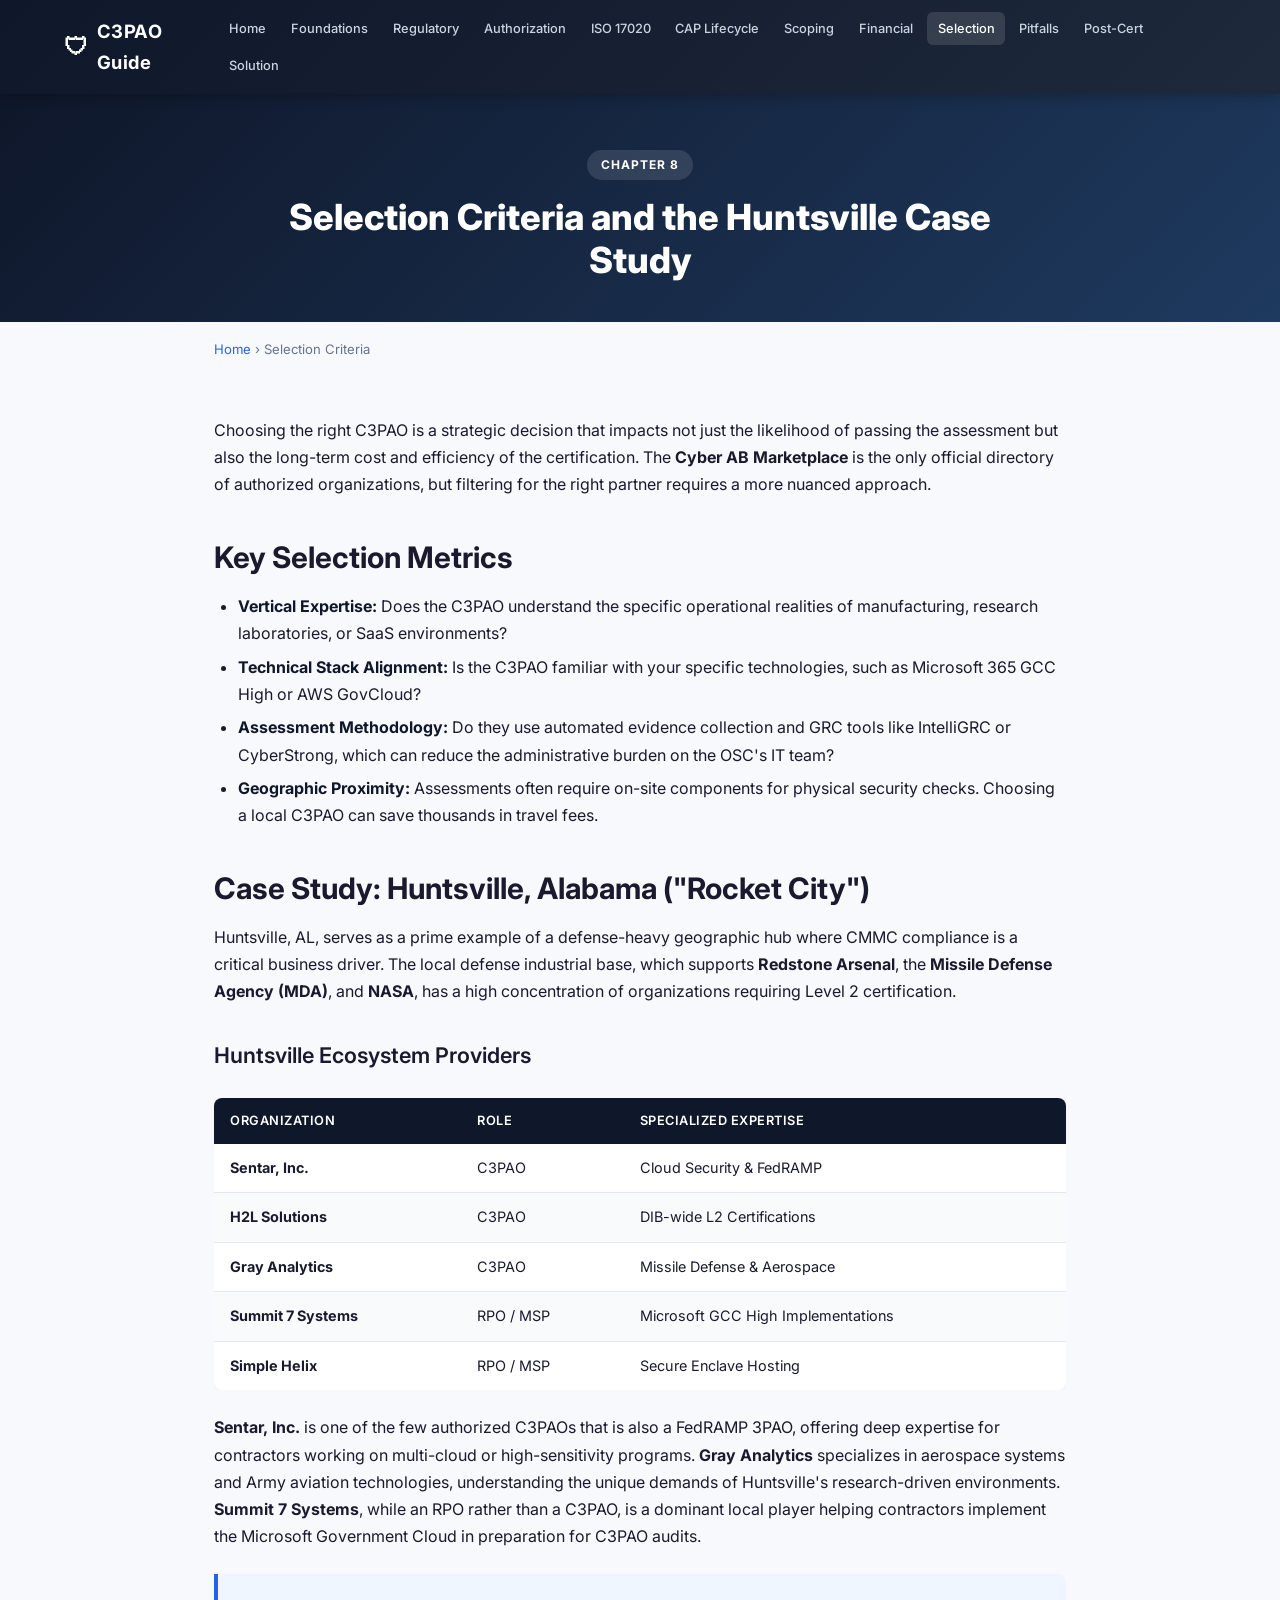
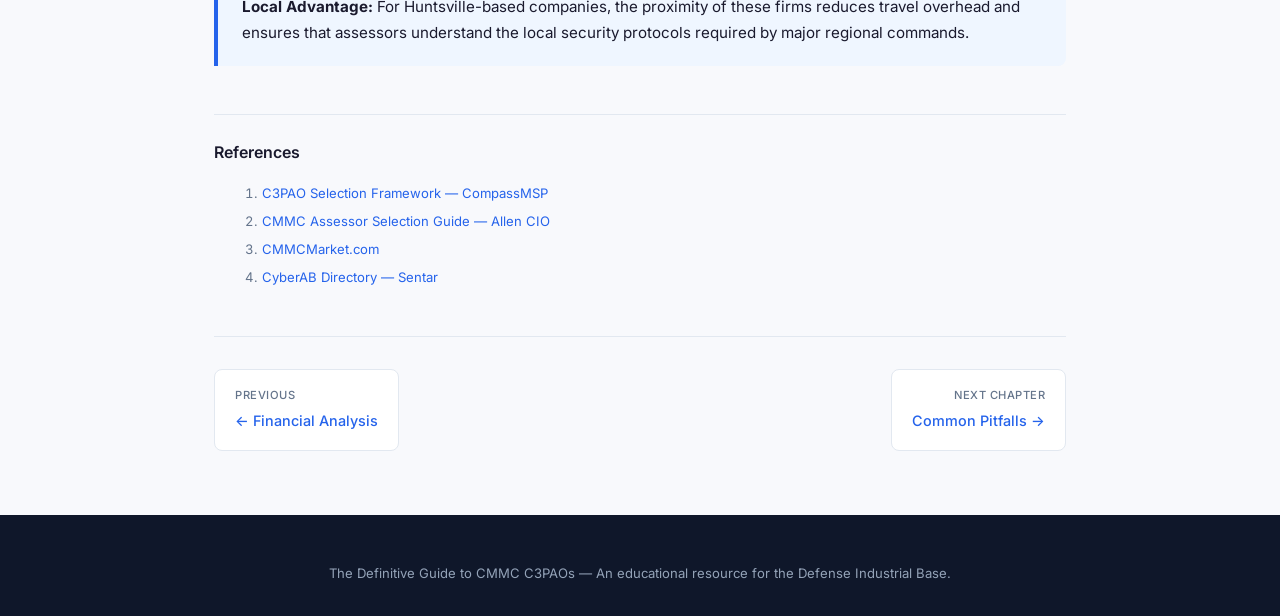
<file: pages/selection.html>
<!DOCTYPE html>
<html lang="en">
<head>
  <meta charset="UTF-8">
  <meta name="viewport" content="width=device-width, initial-scale=1.0">
  <title>C3PAO Selection Criteria — C3PAO Guide</title>
  <meta name="description" content="How to choose the right C3PAO — key selection metrics, technology alignment, and the Huntsville defense-hub case study.">
  <link rel="preconnect" href="https://fonts.googleapis.com">
  <link href="https://fonts.googleapis.com/css2?family=Inter:wght@400;500;600;700;800&display=swap" rel="stylesheet">
  <link rel="stylesheet" href="../css/style.css">
</head>
<body>

<header class="site-header">
  <div class="header-inner">
    <div class="logo"><span class="shield">&#128737;</span> <a href="../index.html">C3PAO Guide</a></div>
    <button class="nav-toggle" aria-label="Toggle navigation" onclick="document.querySelector('.main-nav').classList.toggle('open')">&#9776;</button>
    <nav class="main-nav">
      <a href="../index.html">Home</a>
      <a href="foundations.html">Foundations</a>
      <a href="regulatory.html">Regulatory</a>
      <a href="authorization.html">Authorization</a>
      <a href="iso-17020.html">ISO 17020</a>
      <a href="cap-lifecycle.html">CAP Lifecycle</a>
      <a href="scoping.html">Scoping</a>
      <a href="financial.html">Financial</a>
      <a href="selection.html" class="active">Selection</a>
      <a href="pitfalls.html">Pitfalls</a>
      <a href="post-certification.html">Post-Cert</a>
      <a href="solution.html">Solution</a>
    </nav>
  </div>
</header>

<section class="page-hero">
  <div class="page-num">Chapter 8</div>
  <h1>Selection Criteria and the Huntsville Case Study</h1>
</section>

<div class="breadcrumb"><a href="../index.html">Home</a> &rsaquo; Selection Criteria</div>

<div class="content">
  <p>Choosing the right C3PAO is a strategic decision that impacts not just the likelihood of passing the assessment but also the long-term cost and efficiency of the certification. The <strong>Cyber AB Marketplace</strong> is the only official directory of authorized organizations, but filtering for the right partner requires a more nuanced approach.</p>

  <h2>Key Selection Metrics</h2>
  <ul>
    <li><strong>Vertical Expertise:</strong> Does the C3PAO understand the specific operational realities of manufacturing, research laboratories, or SaaS environments?</li>
    <li><strong>Technical Stack Alignment:</strong> Is the C3PAO familiar with your specific technologies, such as Microsoft 365 GCC High or AWS GovCloud?</li>
    <li><strong>Assessment Methodology:</strong> Do they use automated evidence collection and GRC tools like IntelliGRC or CyberStrong, which can reduce the administrative burden on the OSC's IT team?</li>
    <li><strong>Geographic Proximity:</strong> Assessments often require on-site components for physical security checks. Choosing a local C3PAO can save thousands in travel fees.</li>
  </ul>

  <h2>Case Study: Huntsville, Alabama ("Rocket City")</h2>
  <p>Huntsville, AL, serves as a prime example of a defense-heavy geographic hub where CMMC compliance is a critical business driver. The local defense industrial base, which supports <strong>Redstone Arsenal</strong>, the <strong>Missile Defense Agency (MDA)</strong>, and <strong>NASA</strong>, has a high concentration of organizations requiring Level 2 certification.</p>

  <h3>Huntsville Ecosystem Providers</h3>
  <div class="table-wrap">
    <table>
      <thead>
        <tr><th>Organization</th><th>Role</th><th>Specialized Expertise</th></tr>
      </thead>
      <tbody>
        <tr><td><strong>Sentar, Inc.</strong></td><td>C3PAO</td><td>Cloud Security &amp; FedRAMP</td></tr>
        <tr><td><strong>H2L Solutions</strong></td><td>C3PAO</td><td>DIB-wide L2 Certifications</td></tr>
        <tr><td><strong>Gray Analytics</strong></td><td>C3PAO</td><td>Missile Defense &amp; Aerospace</td></tr>
        <tr><td><strong>Summit 7 Systems</strong></td><td>RPO / MSP</td><td>Microsoft GCC High Implementations</td></tr>
        <tr><td><strong>Simple Helix</strong></td><td>RPO / MSP</td><td>Secure Enclave Hosting</td></tr>
      </tbody>
    </table>
  </div>

  <p><strong>Sentar, Inc.</strong> is one of the few authorized C3PAOs that is also a FedRAMP 3PAO, offering deep expertise for contractors working on multi-cloud or high-sensitivity programs. <strong>Gray Analytics</strong> specializes in aerospace systems and Army aviation technologies, understanding the unique demands of Huntsville's research-driven environments. <strong>Summit 7 Systems</strong>, while an RPO rather than a C3PAO, is a dominant local player helping contractors implement the Microsoft Government Cloud in preparation for C3PAO audits.</p>

  <div class="callout">
    <strong>Local Advantage:</strong> For Huntsville-based companies, the proximity of these firms reduces travel overhead and ensures that assessors understand the local security protocols required by major regional commands.
  </div>

  <div class="references">
    <h3>References</h3>
    <ol>
      <li><a href="https://compassmsp.com/resources/the-cmmc-level-2-c3pao-selection-framework">C3PAO Selection Framework — CompassMSP</a></li>
      <li><a href="https://www.allencio.com/cmmc-assessor-selection-guide/">CMMC Assessor Selection Guide — Allen CIO</a></li>
      <li><a href="https://www.cmmcmarket.com/">CMMCMarket.com</a></li>
      <li><a href="https://cyberab.org/Catalog#!/c/s/Results/Format/list/Page/1/Size/9/Sort/NameAscending?term=sentar">CyberAB Directory — Sentar</a></li>
    </ol>
  </div>

  <nav class="page-nav">
    <a href="financial.html"><span class="label">Previous</span>&larr; Financial Analysis</a>
    <a class="next" href="pitfalls.html"><span class="label">Next Chapter</span>Common Pitfalls &rarr;</a>
  </nav>
</div>

<footer class="site-footer">
  <p>The Definitive Guide to CMMC C3PAOs &mdash; An educational resource for the Defense Industrial Base.</p>
</footer>

</body>
</html>
</file>
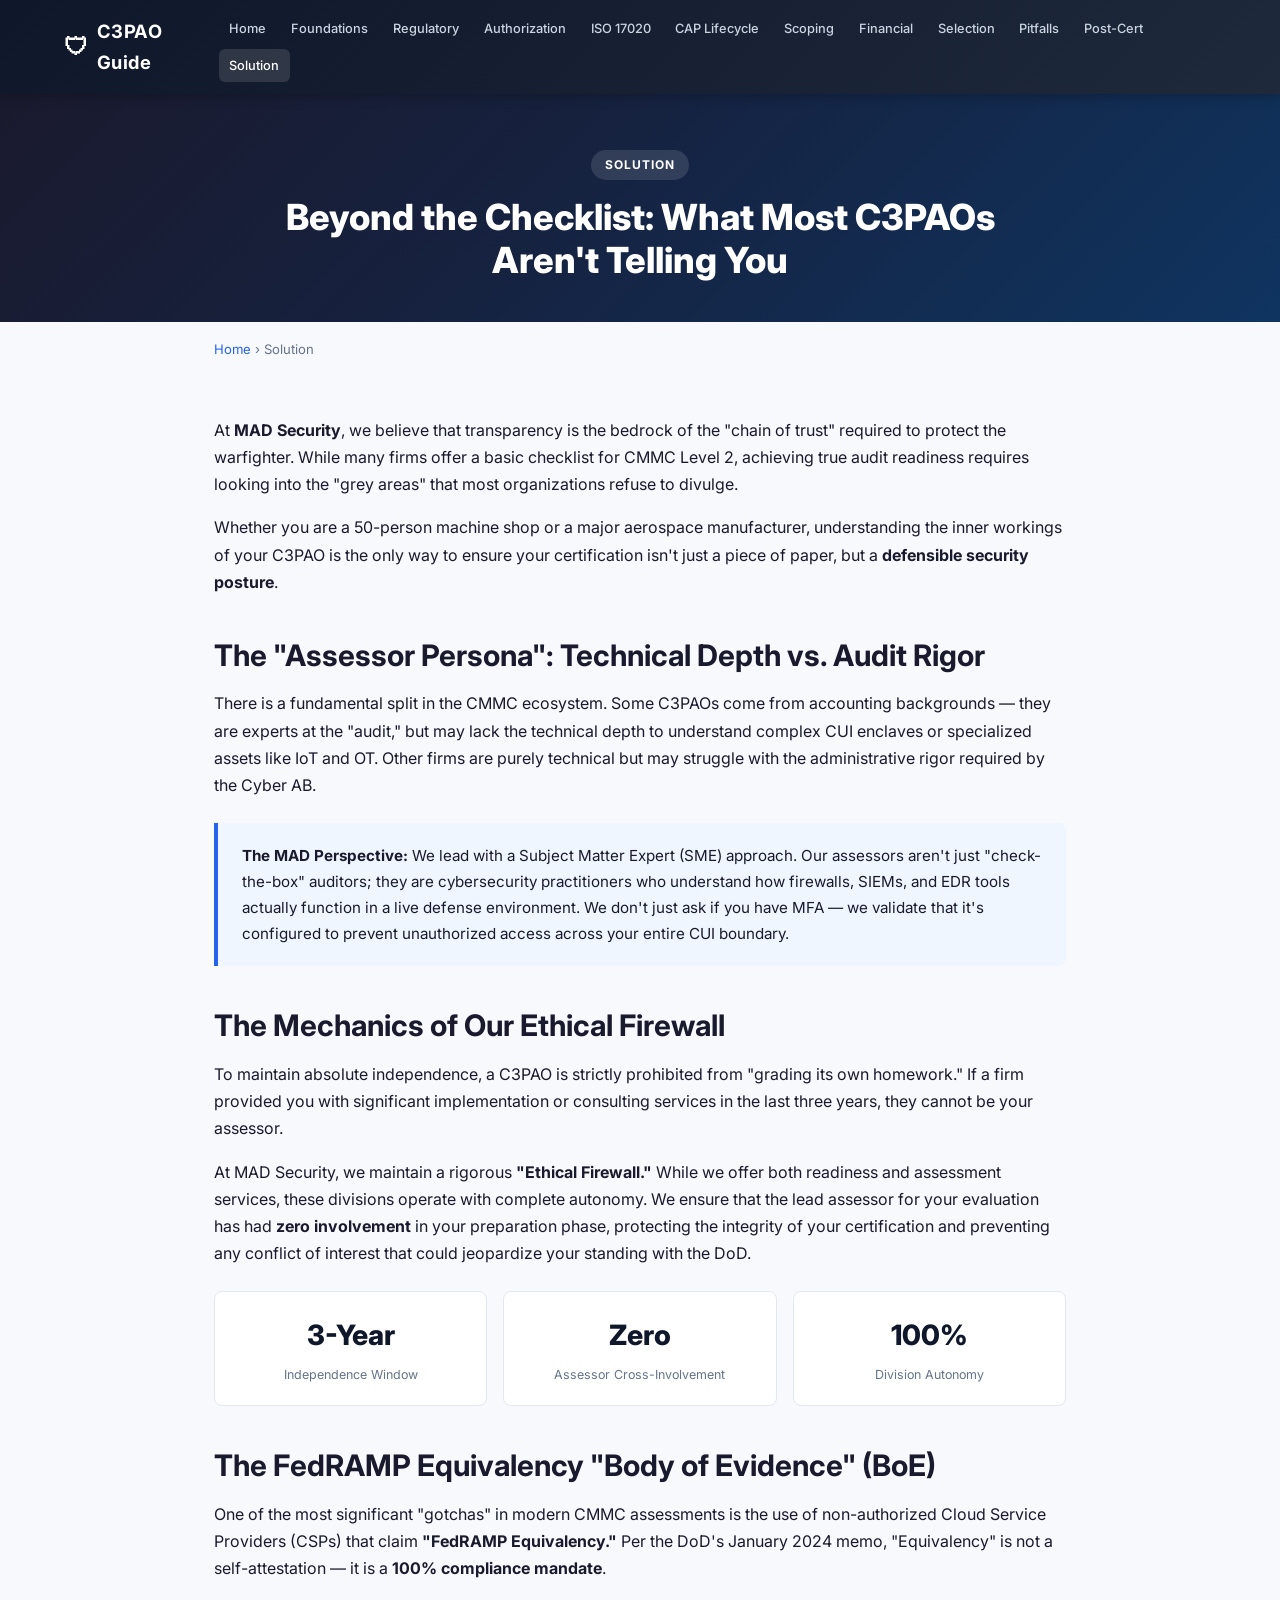
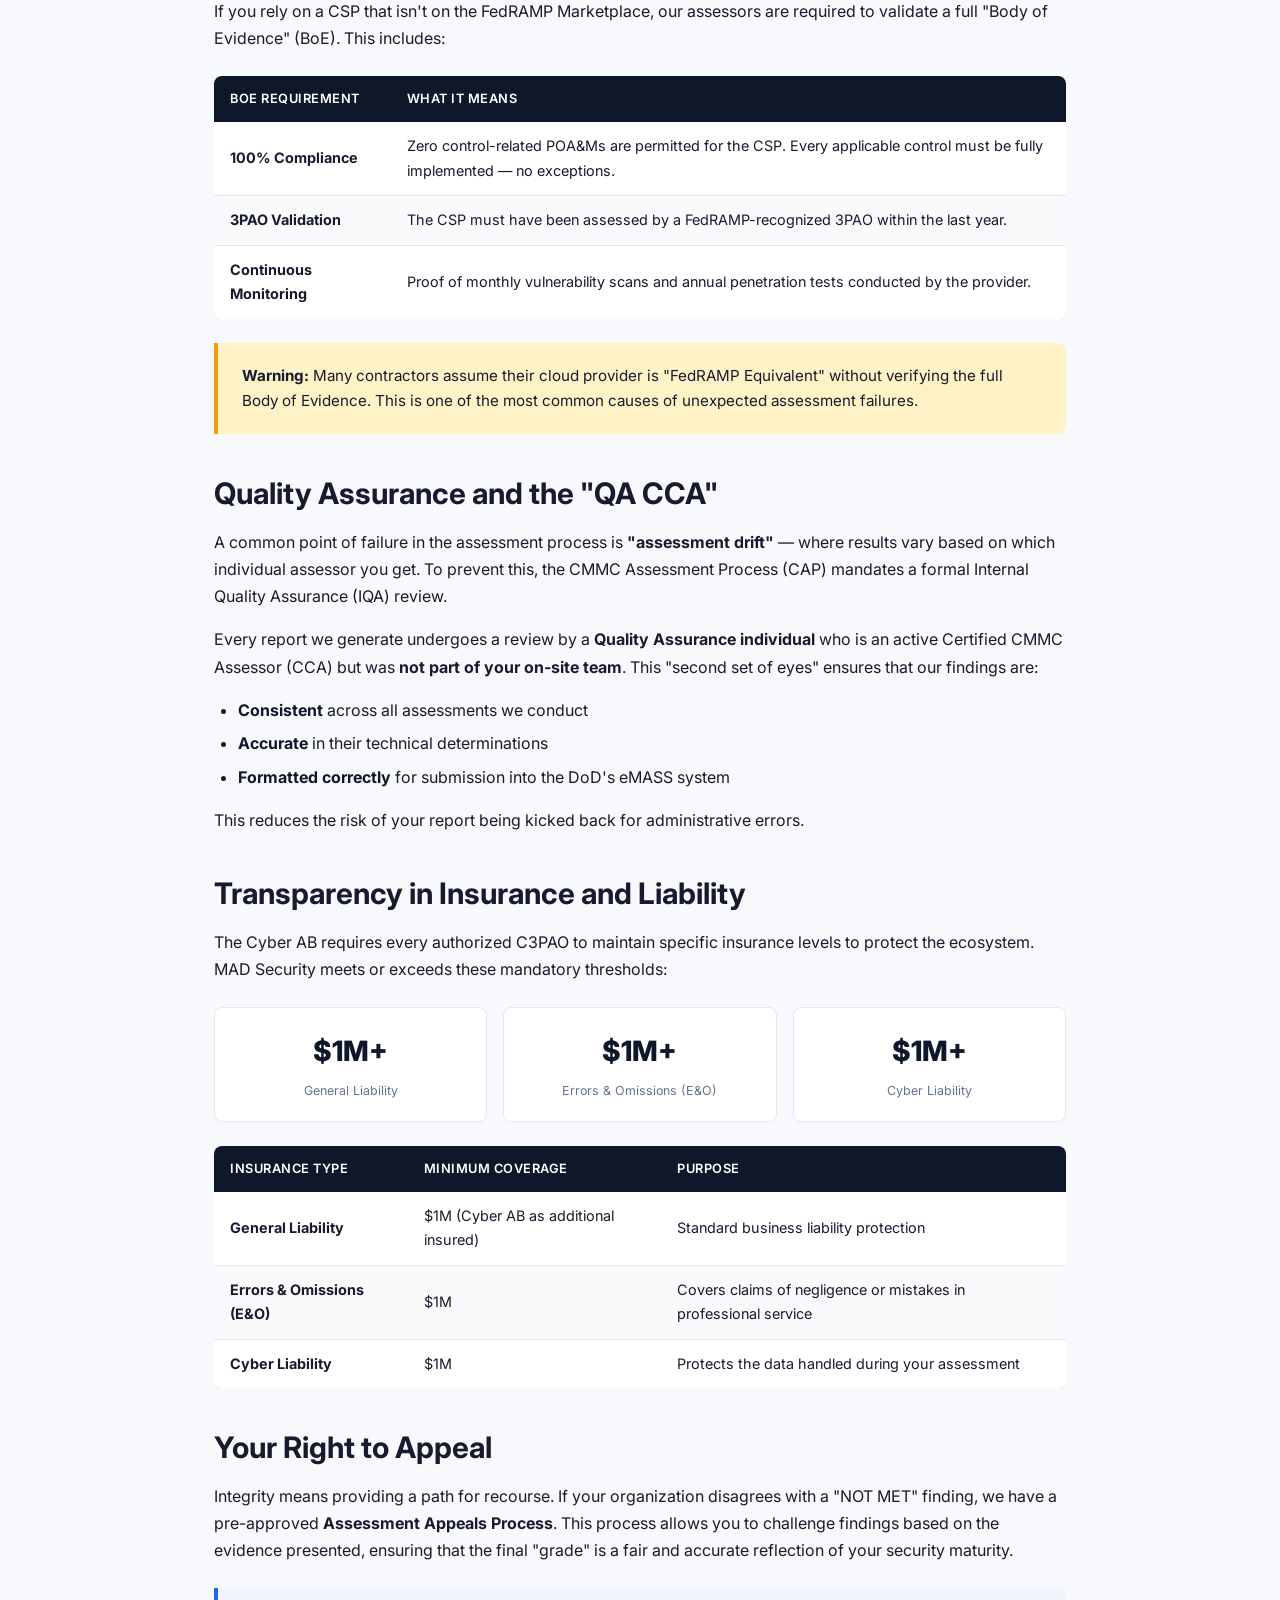
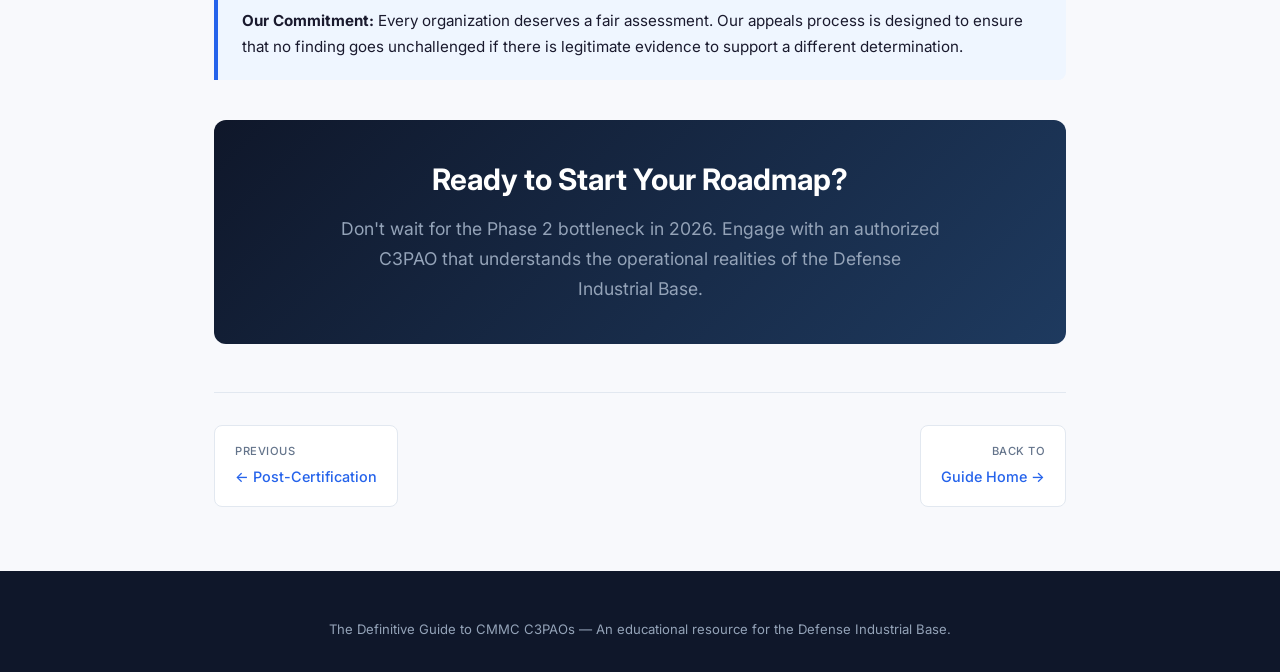
<file: pages/solution.html>
<!DOCTYPE html>
<html lang="en">
<head>
  <meta charset="UTF-8">
  <meta name="viewport" content="width=device-width, initial-scale=1.0">
  <title>Beyond the Checklist: What Most C3PAOs Aren't Telling You — C3PAO Guide</title>
  <meta name="description" content="MAD Security's transparent approach to CMMC assessments — assessor depth, ethical firewalls, FedRAMP equivalency, QA rigor, and your right to appeal.">
  <link rel="preconnect" href="https://fonts.googleapis.com">
  <link href="https://fonts.googleapis.com/css2?family=Inter:wght@400;500;600;700;800&display=swap" rel="stylesheet">
  <link rel="stylesheet" href="../css/style.css">
</head>
<body>

<header class="site-header">
  <div class="header-inner">
    <div class="logo"><span class="shield">&#128737;</span> <a href="../index.html">C3PAO Guide</a></div>
    <button class="nav-toggle" aria-label="Toggle navigation" onclick="document.querySelector('.main-nav').classList.toggle('open')">&#9776;</button>
    <nav class="main-nav">
      <a href="../index.html">Home</a>
      <a href="foundations.html">Foundations</a>
      <a href="regulatory.html">Regulatory</a>
      <a href="authorization.html">Authorization</a>
      <a href="iso-17020.html">ISO 17020</a>
      <a href="cap-lifecycle.html">CAP Lifecycle</a>
      <a href="scoping.html">Scoping</a>
      <a href="financial.html">Financial</a>
      <a href="selection.html">Selection</a>
      <a href="pitfalls.html">Pitfalls</a>
      <a href="post-certification.html">Post-Cert</a>
      <a href="solution.html" class="active">Solution</a>
    </nav>
  </div>
</header>

<section class="page-hero" style="background: linear-gradient(135deg, #1a1a2e 0%, #16213e 40%, #0f3460 100%);">
  <div class="page-num">Solution</div>
  <h1>Beyond the Checklist: What Most C3PAOs Aren't Telling You</h1>
</section>

<div class="breadcrumb"><a href="../index.html">Home</a> &rsaquo; Solution</div>

<div class="content">
  <p>At <strong>MAD Security</strong>, we believe that transparency is the bedrock of the "chain of trust" required to protect the warfighter. While many firms offer a basic checklist for CMMC Level 2, achieving true audit readiness requires looking into the "grey areas" that most organizations refuse to divulge.</p>
  <p>Whether you are a 50-person machine shop or a major aerospace manufacturer, understanding the inner workings of your C3PAO is the only way to ensure your certification isn't just a piece of paper, but a <strong>defensible security posture</strong>.</p>

  <!-- Assessor Persona -->
  <h2>The "Assessor Persona": Technical Depth vs. Audit Rigor</h2>
  <p>There is a fundamental split in the CMMC ecosystem. Some C3PAOs come from accounting backgrounds — they are experts at the "audit," but may lack the technical depth to understand complex CUI enclaves or specialized assets like IoT and OT. Other firms are purely technical but may struggle with the administrative rigor required by the Cyber AB.</p>

  <div class="callout">
    <strong>The MAD Perspective:</strong> We lead with a Subject Matter Expert (SME) approach. Our assessors aren't just "check-the-box" auditors; they are cybersecurity practitioners who understand how firewalls, SIEMs, and EDR tools actually function in a live defense environment. We don't just ask if you have MFA — we validate that it's configured to prevent unauthorized access across your entire CUI boundary.
  </div>

  <!-- Ethical Firewall -->
  <h2>The Mechanics of Our Ethical Firewall</h2>
  <p>To maintain absolute independence, a C3PAO is strictly prohibited from "grading its own homework." If a firm provided you with significant implementation or consulting services in the last three years, they cannot be your assessor.</p>
  <p>At MAD Security, we maintain a rigorous <strong>"Ethical Firewall."</strong> While we offer both readiness and assessment services, these divisions operate with complete autonomy. We ensure that the lead assessor for your evaluation has had <strong>zero involvement</strong> in your preparation phase, protecting the integrity of your certification and preventing any conflict of interest that could jeopardize your standing with the DoD.</p>

  <div class="stat-row">
    <div class="stat-box">
      <div class="big">3-Year</div>
      <div class="label">Independence Window</div>
    </div>
    <div class="stat-box">
      <div class="big">Zero</div>
      <div class="label">Assessor Cross-Involvement</div>
    </div>
    <div class="stat-box">
      <div class="big">100%</div>
      <div class="label">Division Autonomy</div>
    </div>
  </div>

  <!-- FedRAMP Equivalency -->
  <h2>The FedRAMP Equivalency "Body of Evidence" (BoE)</h2>
  <p>One of the most significant "gotchas" in modern CMMC assessments is the use of non-authorized Cloud Service Providers (CSPs) that claim <strong>"FedRAMP Equivalency."</strong> Per the DoD's January 2024 memo, "Equivalency" is not a self-attestation — it is a <strong>100% compliance mandate</strong>.</p>
  <p>If you rely on a CSP that isn't on the FedRAMP Marketplace, our assessors are required to validate a full "Body of Evidence" (BoE). This includes:</p>

  <div class="table-wrap">
    <table>
      <thead>
        <tr><th>BoE Requirement</th><th>What It Means</th></tr>
      </thead>
      <tbody>
        <tr>
          <td><strong>100% Compliance</strong></td>
          <td>Zero control-related POA&amp;Ms are permitted for the CSP. Every applicable control must be fully implemented — no exceptions.</td>
        </tr>
        <tr>
          <td><strong>3PAO Validation</strong></td>
          <td>The CSP must have been assessed by a FedRAMP-recognized 3PAO within the last year.</td>
        </tr>
        <tr>
          <td><strong>Continuous Monitoring</strong></td>
          <td>Proof of monthly vulnerability scans and annual penetration tests conducted by the provider.</td>
        </tr>
      </tbody>
    </table>
  </div>

  <div class="callout warning">
    <strong>Warning:</strong> Many contractors assume their cloud provider is "FedRAMP Equivalent" without verifying the full Body of Evidence. This is one of the most common causes of unexpected assessment failures.
  </div>

  <!-- QA CCA -->
  <h2>Quality Assurance and the "QA CCA"</h2>
  <p>A common point of failure in the assessment process is <strong>"assessment drift"</strong> — where results vary based on which individual assessor you get. To prevent this, the CMMC Assessment Process (CAP) mandates a formal Internal Quality Assurance (IQA) review.</p>
  <p>Every report we generate undergoes a review by a <strong>Quality Assurance individual</strong> who is an active Certified CMMC Assessor (CCA) but was <strong>not part of your on-site team</strong>. This "second set of eyes" ensures that our findings are:</p>
  <ul>
    <li><strong>Consistent</strong> across all assessments we conduct</li>
    <li><strong>Accurate</strong> in their technical determinations</li>
    <li><strong>Formatted correctly</strong> for submission into the DoD's eMASS system</li>
  </ul>
  <p>This reduces the risk of your report being kicked back for administrative errors.</p>

  <!-- Insurance & Liability -->
  <h2>Transparency in Insurance and Liability</h2>
  <p>The Cyber AB requires every authorized C3PAO to maintain specific insurance levels to protect the ecosystem. MAD Security meets or exceeds these mandatory thresholds:</p>

  <div class="stat-row">
    <div class="stat-box">
      <div class="big">$1M+</div>
      <div class="label">General Liability</div>
    </div>
    <div class="stat-box">
      <div class="big">$1M+</div>
      <div class="label">Errors &amp; Omissions (E&amp;O)</div>
    </div>
    <div class="stat-box">
      <div class="big">$1M+</div>
      <div class="label">Cyber Liability</div>
    </div>
  </div>

  <div class="table-wrap">
    <table>
      <thead>
        <tr><th>Insurance Type</th><th>Minimum Coverage</th><th>Purpose</th></tr>
      </thead>
      <tbody>
        <tr><td><strong>General Liability</strong></td><td>$1M (Cyber AB as additional insured)</td><td>Standard business liability protection</td></tr>
        <tr><td><strong>Errors &amp; Omissions (E&amp;O)</strong></td><td>$1M</td><td>Covers claims of negligence or mistakes in professional service</td></tr>
        <tr><td><strong>Cyber Liability</strong></td><td>$1M</td><td>Protects the data handled during your assessment</td></tr>
      </tbody>
    </table>
  </div>

  <!-- Right to Appeal -->
  <h2>Your Right to Appeal</h2>
  <p>Integrity means providing a path for recourse. If your organization disagrees with a "NOT MET" finding, we have a pre-approved <strong>Assessment Appeals Process</strong>. This process allows you to challenge findings based on the evidence presented, ensuring that the final "grade" is a fair and accurate reflection of your security maturity.</p>

  <div class="callout">
    <strong>Our Commitment:</strong> Every organization deserves a fair assessment. Our appeals process is designed to ensure that no finding goes unchallenged if there is legitimate evidence to support a different determination.
  </div>

  <!-- CTA -->
  <div style="background: linear-gradient(135deg, #0f172a 0%, #1e3a5f 100%); color: #fff; border-radius: 12px; padding: 2.5rem; margin-top: 2.5rem; text-align: center;">
    <h2 style="color: #fff; margin-top: 0;">Ready to Start Your Roadmap?</h2>
    <p style="color: #94a3b8; font-size: 1.1rem; max-width: 600px; margin: 1rem auto 0;">Don't wait for the Phase 2 bottleneck in 2026. Engage with an authorized C3PAO that understands the operational realities of the Defense Industrial Base.</p>
  </div>

  <nav class="page-nav">
    <a href="post-certification.html"><span class="label">Previous</span>&larr; Post-Certification</a>
    <a class="next" href="../index.html"><span class="label">Back to</span>Guide Home &rarr;</a>
  </nav>
</div>

<footer class="site-footer">
  <p>The Definitive Guide to CMMC C3PAOs &mdash; An educational resource for the Defense Industrial Base.</p>
</footer>

</body>
</html>
</file>
<file: css/style.css>
/* === Reset & Base === */
*, *::before, *::after { box-sizing: border-box; margin: 0; padding: 0; }
html { scroll-behavior: smooth; }
body {
  font-family: 'Inter', -apple-system, BlinkMacSystemFont, 'Segoe UI', Roboto, sans-serif;
  line-height: 1.7;
  color: #1a1a2e;
  background: #f8f9fc;
}

/* === Typography === */
h1 { font-size: 2.5rem; font-weight: 800; line-height: 1.2; }
h2 { font-size: 1.85rem; font-weight: 700; line-height: 1.3; margin-top: 2.5rem; }
h3 { font-size: 1.35rem; font-weight: 600; margin-top: 2rem; }
h4 { font-size: 1.1rem; font-weight: 600; margin-top: 1.5rem; }
p { margin-top: 1rem; }
a { color: #2563eb; text-decoration: none; }
a:hover { text-decoration: underline; }

/* === Header / Nav === */
.site-header {
  background: linear-gradient(135deg, #0f172a 0%, #1e293b 100%);
  color: #fff;
  position: sticky;
  top: 0;
  z-index: 100;
  box-shadow: 0 2px 12px rgba(0,0,0,.25);
}
.header-inner {
  max-width: 1200px;
  margin: 0 auto;
  padding: .75rem 1.5rem;
  display: flex;
  align-items: center;
  justify-content: space-between;
}
.logo {
  font-size: 1.15rem;
  font-weight: 700;
  letter-spacing: .5px;
  color: #fff;
  display: flex;
  align-items: center;
  gap: .5rem;
}
.logo .shield { font-size: 1.5rem; }
.logo a { color: #fff; text-decoration: none; }

/* Desktop nav */
.main-nav { display: flex; gap: .25rem; flex-wrap: wrap; }
.main-nav a {
  color: #cbd5e1;
  font-size: .8rem;
  font-weight: 500;
  padding: .35rem .65rem;
  border-radius: 6px;
  transition: background .15s, color .15s;
  white-space: nowrap;
}
.main-nav a:hover, .main-nav a.active {
  background: rgba(255,255,255,.12);
  color: #fff;
  text-decoration: none;
}

/* Mobile hamburger */
.nav-toggle { display: none; background: none; border: none; color: #fff; font-size: 1.5rem; cursor: pointer; }
@media (max-width: 900px) {
  .nav-toggle { display: block; }
  .main-nav {
    display: none;
    flex-direction: column;
    position: absolute;
    top: 100%;
    left: 0; right: 0;
    background: #0f172a;
    padding: .5rem 1rem 1rem;
    gap: 0;
  }
  .main-nav.open { display: flex; }
  .main-nav a { padding: .6rem .5rem; font-size: .9rem; border-radius: 0; border-bottom: 1px solid rgba(255,255,255,.06); }
}

/* === Hero === */
.hero {
  background: linear-gradient(135deg, #0f172a 0%, #1e3a5f 50%, #0f172a 100%);
  color: #fff;
  padding: 5rem 1.5rem 4rem;
  text-align: center;
}
.hero h1 { font-size: 3rem; max-width: 900px; margin: 0 auto; }
.hero .subtitle {
  font-size: 1.2rem;
  color: #94a3b8;
  max-width: 750px;
  margin: 1.25rem auto 0;
  line-height: 1.6;
}
@media (max-width: 640px) { .hero h1 { font-size: 2rem; } .hero .subtitle { font-size: 1rem; } }

/* === Content Container === */
.content {
  max-width: 900px;
  margin: 0 auto;
  padding: 2.5rem 1.5rem 4rem;
}

/* === Page-level hero (inner pages) === */
.page-hero {
  background: linear-gradient(135deg, #0f172a 0%, #1e3a5f 100%);
  color: #fff;
  padding: 3.5rem 1.5rem 2.5rem;
  text-align: center;
}
.page-hero h1 { font-size: 2.25rem; max-width: 800px; margin: 0 auto; }
.page-hero .page-num {
  display: inline-block;
  background: rgba(255,255,255,.12);
  font-size: .75rem;
  font-weight: 700;
  letter-spacing: 1px;
  text-transform: uppercase;
  padding: .3rem .85rem;
  border-radius: 999px;
  margin-bottom: 1rem;
}

/* === Cards Grid (home) === */
.card-grid {
  display: grid;
  grid-template-columns: repeat(auto-fill, minmax(280px, 1fr));
  gap: 1.25rem;
  margin-top: 2rem;
}
.card {
  background: #fff;
  border-radius: 12px;
  padding: 1.75rem;
  box-shadow: 0 1px 4px rgba(0,0,0,.06);
  border: 1px solid #e2e8f0;
  transition: transform .15s, box-shadow .15s;
  display: flex;
  flex-direction: column;
}
.card:hover {
  transform: translateY(-3px);
  box-shadow: 0 8px 24px rgba(0,0,0,.1);
}
.card .num {
  font-size: .7rem;
  font-weight: 700;
  letter-spacing: 1px;
  text-transform: uppercase;
  color: #64748b;
  margin-bottom: .5rem;
}
.card h3 { margin-top: 0; font-size: 1.15rem; }
.card p { color: #475569; font-size: .92rem; flex: 1; }
.card .read-more {
  display: inline-block;
  margin-top: 1rem;
  font-size: .85rem;
  font-weight: 600;
  color: #2563eb;
}

/* === Tables === */
.table-wrap { overflow-x: auto; margin: 1.5rem 0; }
table {
  width: 100%;
  border-collapse: collapse;
  font-size: .9rem;
  background: #fff;
  border-radius: 8px;
  overflow: hidden;
  box-shadow: 0 1px 4px rgba(0,0,0,.06);
}
thead { background: #0f172a; color: #fff; }
th { padding: .75rem 1rem; text-align: left; font-weight: 600; font-size: .8rem; letter-spacing: .5px; text-transform: uppercase; }
td { padding: .75rem 1rem; border-bottom: 1px solid #e2e8f0; }
tbody tr:last-child td { border-bottom: none; }
tbody tr:nth-child(even) { background: #f8fafc; }

/* === Callout / Info Box === */
.callout {
  background: #eff6ff;
  border-left: 4px solid #2563eb;
  padding: 1.25rem 1.5rem;
  border-radius: 0 8px 8px 0;
  margin: 1.5rem 0;
  font-size: .95rem;
}
.callout.warning {
  background: #fef3c7;
  border-left-color: #f59e0b;
}
.callout.danger {
  background: #fef2f2;
  border-left-color: #ef4444;
}

/* === Ordered / Unordered Lists === */
.content ul, .content ol {
  margin: 1rem 0 1rem 1.5rem;
}
.content li { margin-bottom: .4rem; }
.content li strong { color: #0f172a; }

/* === Breadcrumb === */
.breadcrumb {
  max-width: 900px;
  margin: 0 auto;
  padding: 1rem 1.5rem 0;
  font-size: .82rem;
  color: #64748b;
}
.breadcrumb a { color: #2563eb; }

/* === Page navigation (prev / next) === */
.page-nav {
  display: flex;
  justify-content: space-between;
  gap: 1rem;
  margin-top: 3rem;
  padding-top: 2rem;
  border-top: 1px solid #e2e8f0;
}
.page-nav a {
  display: block;
  padding: 1rem 1.25rem;
  background: #fff;
  border: 1px solid #e2e8f0;
  border-radius: 8px;
  font-size: .9rem;
  font-weight: 500;
  transition: border-color .15s, box-shadow .15s;
  max-width: 48%;
}
.page-nav a:hover { border-color: #2563eb; box-shadow: 0 2px 8px rgba(37,99,235,.12); text-decoration: none; }
.page-nav .label { display: block; font-size: .7rem; text-transform: uppercase; letter-spacing: .5px; color: #64748b; margin-bottom: .25rem; }
.page-nav .next { text-align: right; margin-left: auto; }

/* === Footer === */
.site-footer {
  background: #0f172a;
  color: #94a3b8;
  text-align: center;
  padding: 2rem 1.5rem;
  font-size: .82rem;
  line-height: 1.6;
}
.site-footer a { color: #60a5fa; }

/* === References === */
.references {
  margin-top: 3rem;
  padding-top: 1.5rem;
  border-top: 1px solid #e2e8f0;
}
.references h3 { font-size: 1rem; margin-top: 0; margin-bottom: .75rem; }
.references ol { font-size: .82rem; color: #64748b; padding-left: 1.5rem; }
.references li { margin-bottom: .35rem; }
.references a { font-size: .82rem; }

/* === Phase Timeline (visual) === */
.timeline { margin: 2rem 0; }
.timeline-item {
  display: flex;
  gap: 1.25rem;
  padding-bottom: 1.5rem;
  position: relative;
}
.timeline-item::before {
  content: '';
  position: absolute;
  left: 15px;
  top: 32px;
  bottom: 0;
  width: 2px;
  background: #cbd5e1;
}
.timeline-item:last-child::before { display: none; }
.timeline-dot {
  width: 32px;
  height: 32px;
  border-radius: 50%;
  background: #2563eb;
  color: #fff;
  font-size: .8rem;
  font-weight: 700;
  display: flex;
  align-items: center;
  justify-content: center;
  flex-shrink: 0;
  z-index: 1;
}
.timeline-body h4 { margin-top: 0; font-size: 1rem; }
.timeline-body p { margin-top: .25rem; font-size: .92rem; color: #475569; }

/* === Stat boxes === */
.stat-row {
  display: grid;
  grid-template-columns: repeat(auto-fit, minmax(180px, 1fr));
  gap: 1rem;
  margin: 1.5rem 0;
}
.stat-box {
  background: #fff;
  border-radius: 8px;
  padding: 1.25rem;
  text-align: center;
  border: 1px solid #e2e8f0;
}
.stat-box .big { font-size: 1.75rem; font-weight: 800; color: #0f172a; }
.stat-box .label { font-size: .78rem; color: #64748b; margin-top: .25rem; }
</file>
